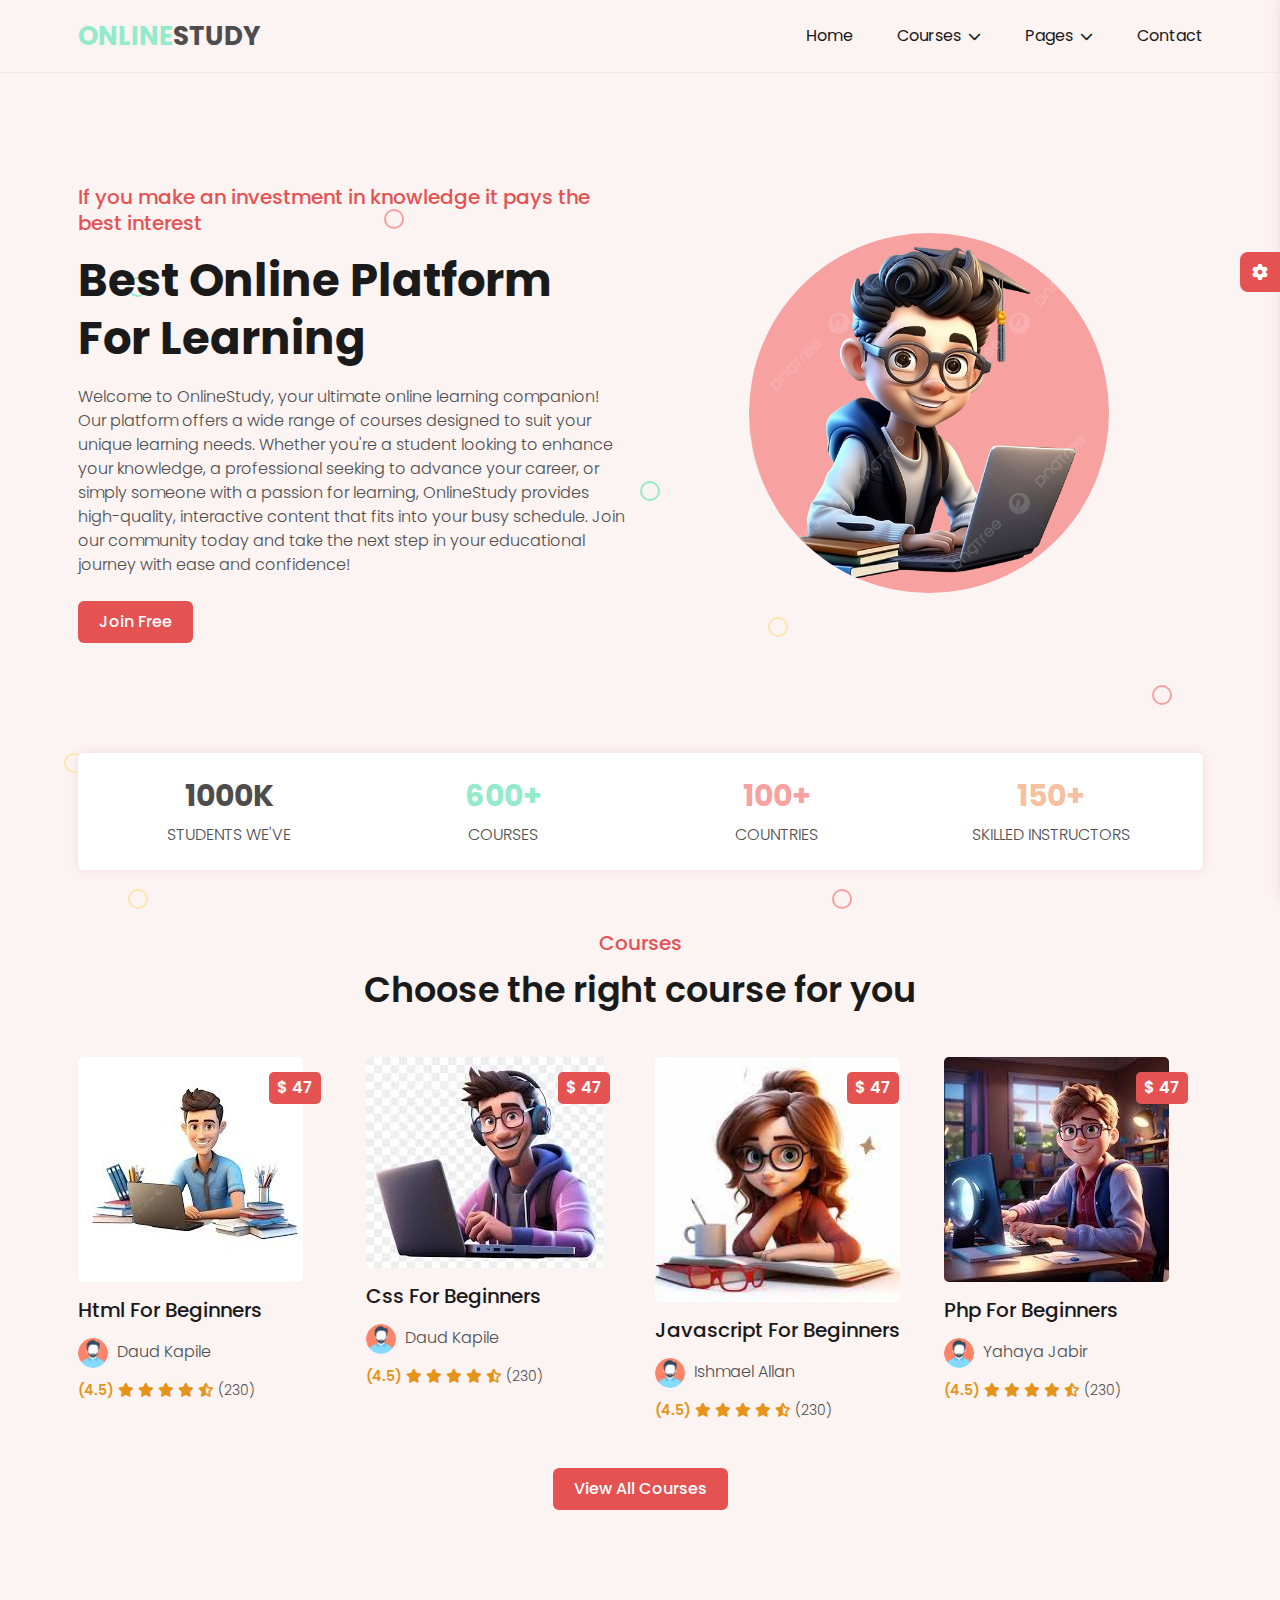
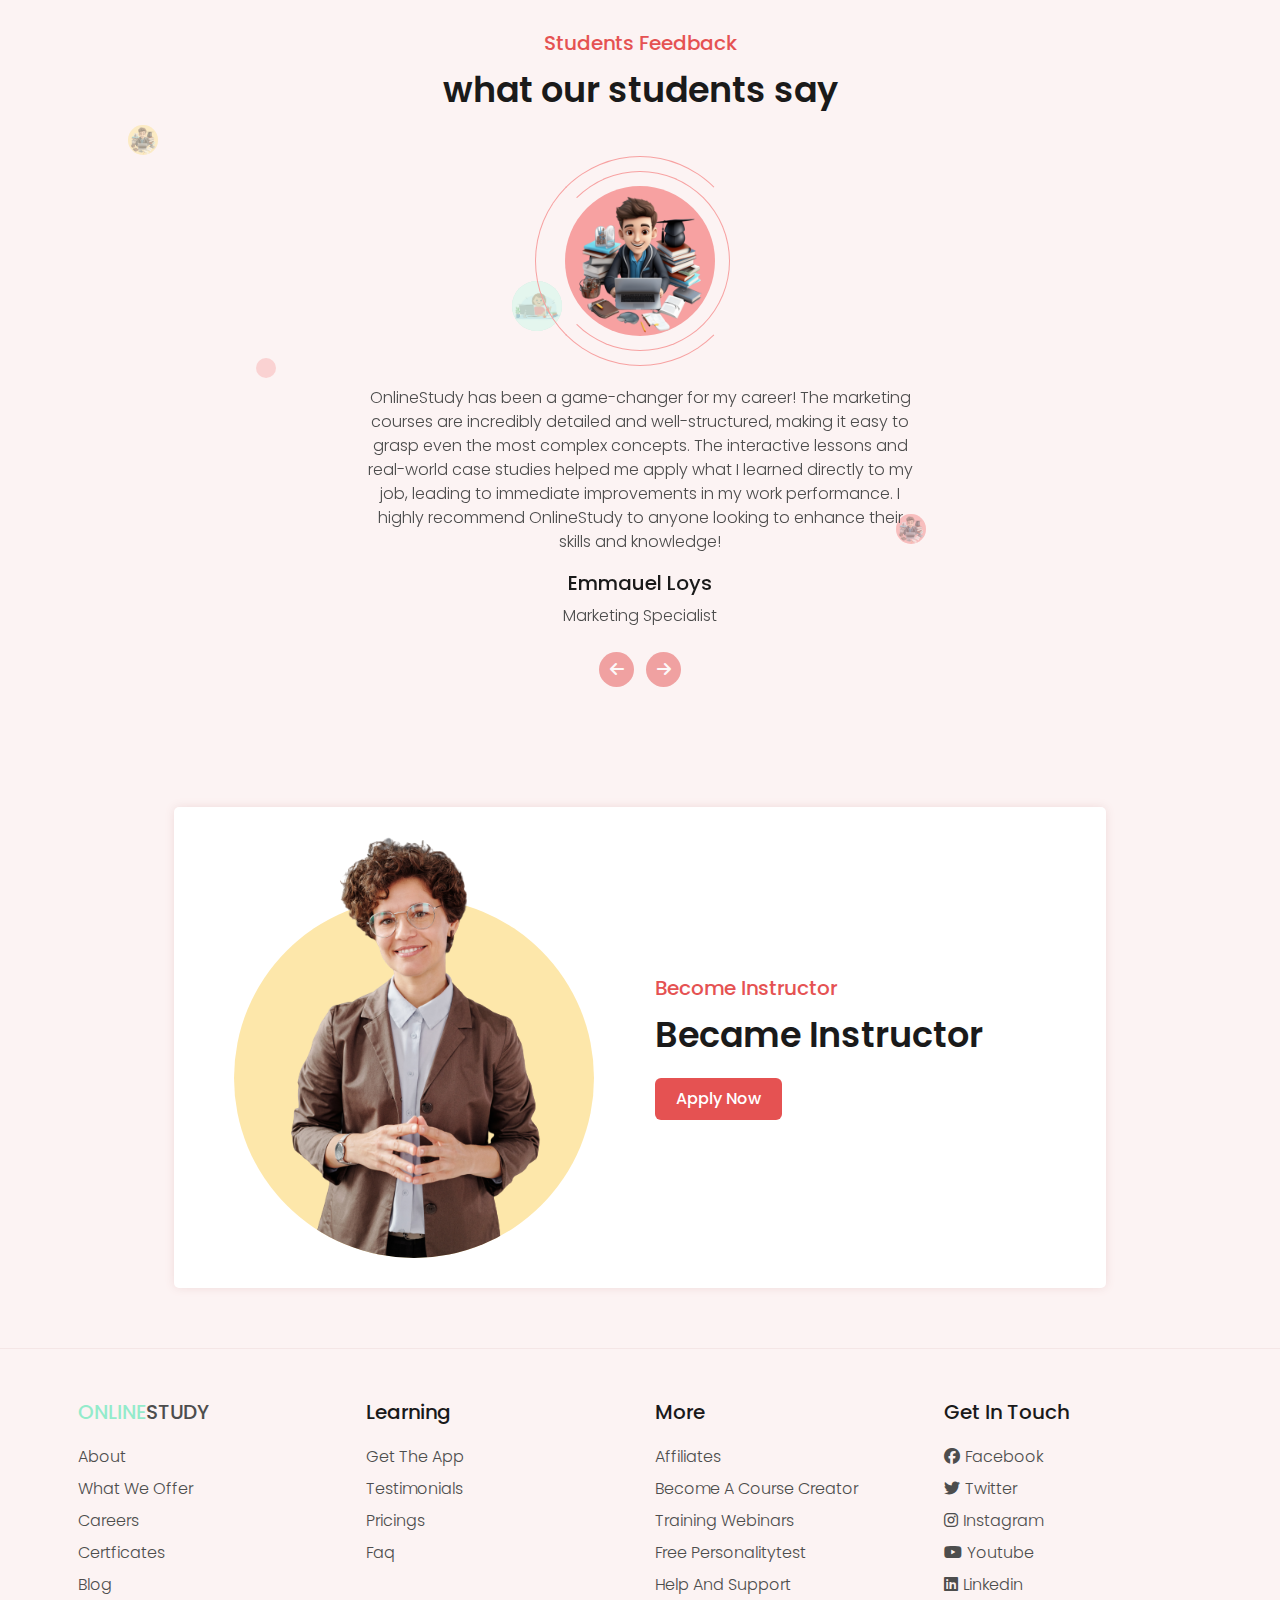
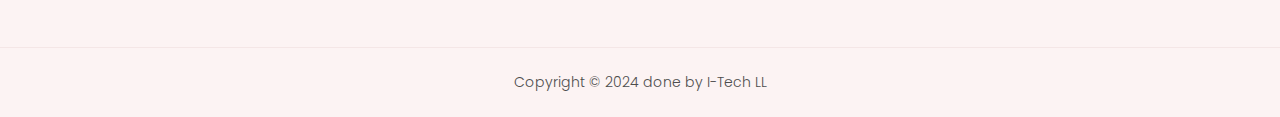
<file: index.html>
<!DOCTYPE html>
<html lang="en">
<head>
    <title>Online Study</title>
    <meta charset="utf-8">
    <meta name="viewport" content="width=device-width, initial-scale=1.0">
    <link rel="stylesheet" href="css/font-awesome.css">
    <link rel="stylesheet" href="css/bootstrap.min.css">
    <link rel="stylesheet" href="css/style.css">
    <link rel="stylesheet" href="css/responsive.css">
    <link rel="stylesheet" class="js-color-style" href="css/colors/color-1.css">
    <link rel="stylesheet" class="js-glass-style" href="css/glass.css" disabled>
</head>
<body>

<!---- page loader start -->
<div class="page-loader js-page-loader">
    <div></div>
</div>
<!---- page loader end -->   

<!---- main wrapper section -->
<div class="main-wrapper">
    <header class="header">
        <div class="container">
            <div class="header-main d-flex justify-content-between align-items-center">
               <div class="header-logo">
                <a href="index.html"><span>Online</span>Study</a>
               </div>
               <button type="button" class="header-hamburger-btn js-header-menu-toggler">
                <span></span>
               </button>
               <div class="header-backdrop js-header-backdrop"></div>
               <nav class="header-menu js-header-menu">
                <button type="button" class="header-close-btn js-header-menu-toggler">
                    <i class="fas fa-times"></i>
                </button>
                <ul class="menu">
                    <li class="menu-item"><a href="index.html">home</a></li>
                    <li class="menu-item menu-item-has-children">
                        <a href="#" class="js-toggle-sub-menu">courses <i class="fas fa-chevron-down"></i></a>
                        <ul class="sub-menu js-sub-menu">
                            <li class="sub-menu-item"><a href="courses.html">courses</a></li>
                            <li class="sub-menu-item"><a href="course-details.html">course details</a></li>
                        </ul>
                    </li>
                    <li class="menu-item menu-item-has-children">
                        <a href="#" class="js-toggle-sub-menu">pages <i class="fas fa-chevron-down"></i></a>
                        <ul class="sub-menu js-sub-menu">
                            <li class="sub-menu-item"><a href="log-in.html">log in</a></li>
                            <li class="sub-menu-item"><a href="sign-up.html">sign up</a></li>
                        </ul>
                    </li>
                    <li class="menu-item"><a href="contact.html">contact</a></li>
                </ul>
               </nav>
            </div>
        </div>
    </header>
    <!--------- header end ----->
    
    <!------- banner section start ----------->
    <section class="banner-section d-flex align-items-center position-relative">
        <!----- bubble animation start ------>
        <div class="bubble-animation">
            <div class="bubble-animation-item"></div>
            <div class="bubble-animation-item"></div>
            <div class="bubble-animation-item"></div>
            <div class="bubble-animation-item"></div>
            <div class="bubble-animation-item"></div>
            <div class="bubble-animation-item"></div>
            <div class="bubble-animation-item"></div>
            <div class="bubble-animation-item"></div>
            <div class="bubble-animation-item"></div>
        </div>
        <!----- bubble animation end ------>
        <div class="container">
            <div class="row align-items-center">
                <div class="col-md-6">
                    <div class="banner-text">
                        <h2 class="mb-3">If you make an investment in knowledge it pays the best interest</h2>
                        <h1 class="mb-3 text-capitalize">best online platform for learning</h1>
                        <p class="mb-4">Welcome to OnlineStudy, your ultimate online learning companion! 
                            Our platform offers a wide range of courses designed to suit your unique learning needs. 
                            Whether you're a student looking to enhance your knowledge, a professional seeking to advance your career, 
                            or simply someone with a passion for learning, OnlineStudy provides high-quality, 
                            interactive content that fits into your busy schedule. 
                            Join our community today and take the next step in your educational journey with ease and confidence!</p>
                        <a href="#" class="btn btn-theme">join free</a>
                    </div>
                </div>
                <div class="col-md-6 order-first order-md-last mb-5 mb-md-0">
                    <div class="banner-img">
                        <div class="circular-img">
                            <div class="circular-img-inner">
                                <div class="circular-img-circle"></div>
                                <img src="img/banner-img.png" alt="banner-img">
                            </div>
                        </div>
                    </div>
                </div>
            </div>
        </div>
    </section>
    <!------- banner section end-->
    
    <!----- fun facts section----->
    <section class="fun-facts-section">
        <div class="container">
            <div class="box py-2">
                <div class="row text-center">
                    <div class="col-md-6 col-lg-3">
                        <div class="fun-facts-item">
                            <h2 class="style-1">1000k</h2>
                            <p>students we've</p>
                        </div>
                    </div>
                    <div class="col-md-6 col-lg-3">
                        <div class="fun-facts-item">
                            <h2 class="style-2">600+</h2>
                            <p>courses</p>
                        </div>
                    </div>
                    <div class="col-md-6 col-lg-3">
                        <div class="fun-facts-item">
                            <h2 class="style-3">100+</h2>
                            <p>countries</p>
                        </div>
                    </div>
                    <div class="col-md-6 col-lg-3">
                        <div class="fun-facts-item">
                            <h2 class="style-4">150+</h2>
                            <p>skilled instructors</p>
                        </div>
                    </div>
                </div>
            </div>
        </div>
    </section>

    <!-------------------courses section ------------------>
    <section class="courses-section section-padding">
        <div class="container">
            <div class="row justify-content-center">
                <div class="col-md-8">
                    <div class="section-title text-center">
                        <h2 class="title">courses</h2>
                        <p class="sub-title">Choose the right course for you</p>
                    </div>
                </div>
            </div>
            <div class="row">

                <!--------------- courses item start ---------------->
                <div class="col-md-6 col-lg-3">
                    <div class="courses-item">
                        <a href="course-details.html" class="link">
                            <div class="courses-item-inner">
                                <div class="img-box">
                                    <img src="img/courses/web-development/1.jpg" alt="course img">
                                </div>
                                <h3 class="title">html for beginners</h3>
                                <div class="instructor">
                                    <img src="img/instructor/1.png" alt="instructor img">
                                    <span class="instructor-name">daud kapile</span>
                                </div>
                                <div class="rating">
                                    <span class="average-rating">(4.5)</span>
                                    <span class="average-stars">
                                        <i class="fas fa-star"></i>
                                        <i class="fas fa-star"></i>
                                        <i class="fas fa-star"></i>
                                        <i class="fas fa-star"></i>
                                        <i class="fas fa-star-half-alt"></i>
                                    </span>
                                    <span class="reviews">(230)</span>
                                </div>
                                <div class="price">$ 47</div>
                            </div>
                        </a>
                    </div>
                </div>

                <div class="col-md-6 col-lg-3">
                    <div class="courses-item">
                        <a href="course-details.html" class="link">
                            <div class="courses-item-inner">
                                <div class="img-box">
                                    <img src="img/courses/web-development/2.jpg" alt="course img">
                                </div>
                                <h3 class="title">css for beginners</h3>
                                <div class="instructor">
                                    <img src="img/instructor/1.png" alt="instructor img">
                                    <span class="instructor-name">daud kapile</span>
                                </div>
                                <div class="rating">
                                    <span class="average-rating">(4.5)</span>
                                    <span class="average-stars">
                                        <i class="fas fa-star"></i>
                                        <i class="fas fa-star"></i>
                                        <i class="fas fa-star"></i>
                                        <i class="fas fa-star"></i>
                                        <i class="fas fa-star-half-alt"></i>
                                    </span>
                                    <span class="reviews">(230)</span>
                                </div>
                                <div class="price">$ 47</div>
                            </div>
                        </a>
                    </div>
                </div>

                <div class="col-md-6 col-lg-3">
                    <div class="courses-item">
                        <a href="course-details.html" class="link">
                            <div class="courses-item-inner">
                                <div class="img-box">
                                    <img src="img/courses/web-development/3.jpg" alt="course img">
                                </div>
                                <h3 class="title">javascript for beginners</h3>
                                <div class="instructor">
                                    <img src="img/instructor/1.png" alt="instructor img">
                                    <span class="instructor-name">ishmael allan</span>
                                </div>
                                <div class="rating">
                                    <span class="average-rating">(4.5)</span>
                                    <span class="average-stars">
                                        <i class="fas fa-star"></i>
                                        <i class="fas fa-star"></i>
                                        <i class="fas fa-star"></i>
                                        <i class="fas fa-star"></i>
                                        <i class="fas fa-star-half-alt"></i>
                                    </span>
                                    <span class="reviews">(230)</span>
                                </div>
                                <div class="price">$ 47</div>
                            </div>
                        </a>
                    </div>
                </div>

                <div class="col-md-6 col-lg-3">
                    <div class="courses-item">
                        <a href="course-details.html" class="link">
                            <div class="courses-item-inner">
                                <div class="img-box">
                                    <img src="img/courses/web-development/4.jpg" alt="course img">
                                </div>
                                <h3 class="title">php for beginners</h3>
                                <div class="instructor">
                                    <img src="img/instructor/1.png" alt="instructor img">
                                    <span class="instructor-name">yahaya jabir</span>
                                </div>
                                <div class="rating">
                                    <span class="average-rating">(4.5)</span>
                                    <span class="average-stars">
                                        <i class="fas fa-star"></i>
                                        <i class="fas fa-star"></i>
                                        <i class="fas fa-star"></i>
                                        <i class="fas fa-star"></i>
                                        <i class="fas fa-star-half-alt"></i>
                                    </span>
                                    <span class="reviews">(230)</span>
                                </div>
                                <div class="price">$ 47</div>
                            </div>
                        </a>
                    </div>
                </div>

            </div>
            <div class="row">
                <div class="col-12 text-center mt-3">
                    <a href="courses.html" class="btn btn-theme">view all courses</a>
                </div>
            </div>
        </div>
    </section>
     <!--------------- courses item end ---------------->

    <!--------------- testimonials section ------------->
    <section class="testimonials-section section-padding position-relative">
        <div class="decoration-circles d-none d-lg-block">
            <div class="decoration-circles-item"></div>
            <div class="decoration-circles-item"></div>
            <div class="decoration-circles-item"></div>
            <div class="decoration-circles-item"></div>
        </div>
        <div class="decoration-imgs d-none d-lg-block">
            <img src="img/testimonial/1.png" alt="decoration-img" class="decoration-circles-item">
            <img src="img/testimonial/2.png" alt="decoration-img" class="decoration-circles-item">
            <img src="img/testimonial/1.png" alt="decoration-img" class="decoration-circles-item">
        </div>
        <div class="container">
            <div class="row justify-content-center">
                <div class="col-md-8">
                    <div class="section-title text-center">
                        <h2 class="title">students feedback</h2>
                        <p class="sub-title">what our students say</p>
                    </div>
                </div>
            </div>
            <div class="row justify-content-center">
                <div class="col-md-8 col-lg-6">
                    <div class="img-box rounded-circle position-relative">
                        <img src="img/testimonial/1.png" class="w-100 js-testimonial-img rounded-circle" alt="testimonial img">
                    </div>

                    <div id="carouselOne" class="carousel slide text-center" data-bs-ride="carousel">
                        <div class="carousel-inner mb-4">
                          <div class="carousel-item active" data-js-testimonial-img="img/testimonial/1.png">
                            <div class="testimonials-item">
                                <p class="text-1">
                                    OnlineStudy has been a game-changer for my career! The marketing courses are incredibly detailed 
                                    and well-structured, making it easy to grasp even the most complex concepts. 
                                    The interactive lessons and real-world case studies helped me apply what I learned directly to my 
                                    job, leading to immediate improvements in my work performance. I highly recommend OnlineStudy to 
                                    anyone looking to enhance their skills and knowledge! </p>
                                <h3>emmauel loys</h3>
                                <p class="text-2">Marketing Specialist</p>
                            </div>
                          </div>
                          <div class="carousel-item" data-js-testimonial-img="img/testimonial/2.png">
                            <div class="testimonials-item">
                                <p class="text-1">
                                    As a stay-at-home mom, finding time for personal development was a challenge until I discovered OnlineStudy. 
                                    The platform's user-friendly interface and the wide array of courses allowed me to pursue my interests in 
                                    psychology and personal finance at my convenience. The support from instructors and fellow learners was 
                                    encouraging, making my learning experience both rewarding and fulfilling. OnlineStudy has truly been a 
                                    valuable resource in my journey of continuous learning! </p>
                                <h3>sarah stamp</h3>
                                <p class="text-2">Stay-at-Home Mom</p>
                            </div>
                          </div>
                          <div class="carousel-item" data-js-testimonial-img="img/testimonial/3.png">
                            <div class="testimonials-item">
                                <p class="text-1"> 
                                    Balancing school, work, and extracurricular activities can be tough, but OnlineStudy made it manageable. 
                                    The flexibility to learn at my own pace and the variety of courses available allowed me to explore new 
                                    subjects and stay ahead in my studies. The instructors are knowledgeable and always available to help 
                                    with any questions. OnlineStudy has definitely made learning more accessible and enjoyable for me! </p>
                                <h3>jemes marrt</h3>
                                <p class="text-2">College Student</p>
                            </div>
                          </div>
                        </div>
                        <button class="carousel-control-prev" type="button" data-bs-target="#carouselOne" data-bs-slide="prev">
                          <i class="fas fa-arrow-left"></i>
                          <span class="visually-hidden">Previous</span>
                        </button>
                        <button class="carousel-control-next" type="button" data-bs-target="#carouselOne" data-bs-slide="next">
                          <i class="fas fa-arrow-right"></i>
                          <span class="visually-hidden">Next</span>
                        </button>
                      </div>
                </div>
            </div>
        </div>
    </section>
    <!--------------- testimonials section end------------->

    <!------------------ instructor section --------------->
    <section class="bai-section section-padding">
        <div class="container">
            <div class="row justify-content-center">
                <div class="col-xl-10">
                    <div class="box">
                        <div class="row align-items-center">
                            <div class="col-md-6 mb-4 m-md-0">
                              <div class="circular-img">
                                <div class="circular-img-inner">
                                    <div class="circular-img-circle"></div>
                                    <img src="img/bai-img.png" alt="bai img">
                                </div>
                              </div>  
                            </div>
                            <div class="col-md-6">
                                <div class="section-title m-0">
                                    <h2 class="title">become instructor</h2>
                                    <p class="sub-title">Became Instructor</p>
                                </div>
                                <a href="#" class="btn btn-theme">apply now</a>
                            </div>
                        </div>
                    </div>
                </div>
            </div>
        </div>
    </section>
    <!------------------ instructor section end --------------->

    <!------------------ footer ------------------------------->
    <footer class="footer">
        <div class="footer-top">
            <div class="container">
                <div class="row">
                    <div class="col-sm-6 col-lg-3">
                        <div class="footer-item">
                            <h3 class="footer-logo"><span>online</span>study</h3>
                            <ul>
                                <li><a href="#">about</a></li>
                                <li><a href="#">what we offer</a></li>
                                <li><a href="#">careers</a></li>
                                <li><a href="#">certficates</a></li>
                                <li><a href="#">blog</a></li>
                            </ul>
                        </div>
                    </div>
                    <div class="col-sm-6 col-lg-3">
                        <div class="footer-item">
                            <h3>learning</h3>
                            <ul>
                                <li><a href="#">get the app</a></li>
                                <li><a href="#">testimonials</a></li>
                                <li><a href="#">pricings</a></li>
                                <li><a href="#">faq</a></li>
                            </ul>
                        </div>
                    </div>
                    <div class="col-sm-6 col-lg-3">
                        <div class="footer-item">
                            <h3>more</h3>
                            <ul>
                                <li><a href="#">affiliates</a></li>
                                <li><a href="#">become a course creator</a></li>
                                <li><a href="#">training webinars</a></li>
                                <li><a href="#">free personalitytest </a></li>
                                <li><a href="#">help and support</a></li>
                            </ul>
                        </div>
                    </div>
                    <div class="col-sm-6 col-lg-3">
                        <div class="footer-item">
                            <h3>get in touch</h3>
                            <ul>
                                <li><a href="#"><i class="fab fa-facebook social-icon"></i>facebook</a></li>
                                <li><a href="#"><i class="fab fa-twitter social-icon"></i>twitter</a></li>
                                <li><a href="#"><i class="fab fa-instagram social-icon"></i>instagram</a></li>
                                <li><a href="#"><i class="fab fa-youtube social-icon"></i>youtube</a></li>
                                <li><a href="#"><i class="fab fa-linkedin social-icon"></i>linkedin</a></li>
                            </ul>
                        </div>
                    </div>
                </div>  
            </div>
        </div>
        <div class="footer-bottom">
            <div class="container">
                <p class="m-0 py-4 text-center">Copyright &copy; 2024 done by I-Tech LL</p>
            </div>
        </div>
    </footer>
    <!------------------ footer end --------------------------->

</div>
<!------------------ main wrapper end --------------------------->

<!------------------ style switcher ------------------------------->
<div class="style-switcher js-style-switcher">
    <div class="style-switcher-toggler js-style-switcher-toggler">
        <i class="fas fa-cog"></i>
    </div>
    <h3>Style Switcher</h3>
    <div class="style-switcher-item">
        <p class="mb-2">Theme Colors</p>
        <!-- theme colors -->
         <div class="theme-colors js-theme-colors ">
            <button type="button" data-js-theme-color="color-1" class="js-theme-color-item color-1"></button>
            <button type="button" data-js-theme-color="color-2" class="js-theme-color-item color-2"></button>
            <button type="button" data-js-theme-color="color-3" class="js-theme-color-item color-3"></button>
            <button type="button" data-js-theme-color="color-4" class="js-theme-color-item color-4"></button>
            <button type="button" data-js-theme-color="color-5" class="js-theme-color-item color-5"></button>
         </div>
    </div>
    <div class="style-switcher-item">
        <div class="form-check form-switch">
            <input class="form-check-input js-dark-mode" type="checkbox" role="switch" id="dark-mode">
            <label class="form-check-label" for="dark-mode">Dark Mode</label>
          </div>
    </div>
    <div class="style-switcher-item">
        <div class="form-check form-switch">
            <input class="form-check-input js-glass-effect" type="checkbox" role="switch" id="glass-effect">
            <label class="form-check-label" for="glass-effect">Glass Effect</label>
          </div>
    </div>
</div>
<!------------------ style switcher end --------------------------->


<script src="js/bootstrap.bundle.min.js"></script>    
<script src="js/main.js"></script>
</body>
</html>
</file>
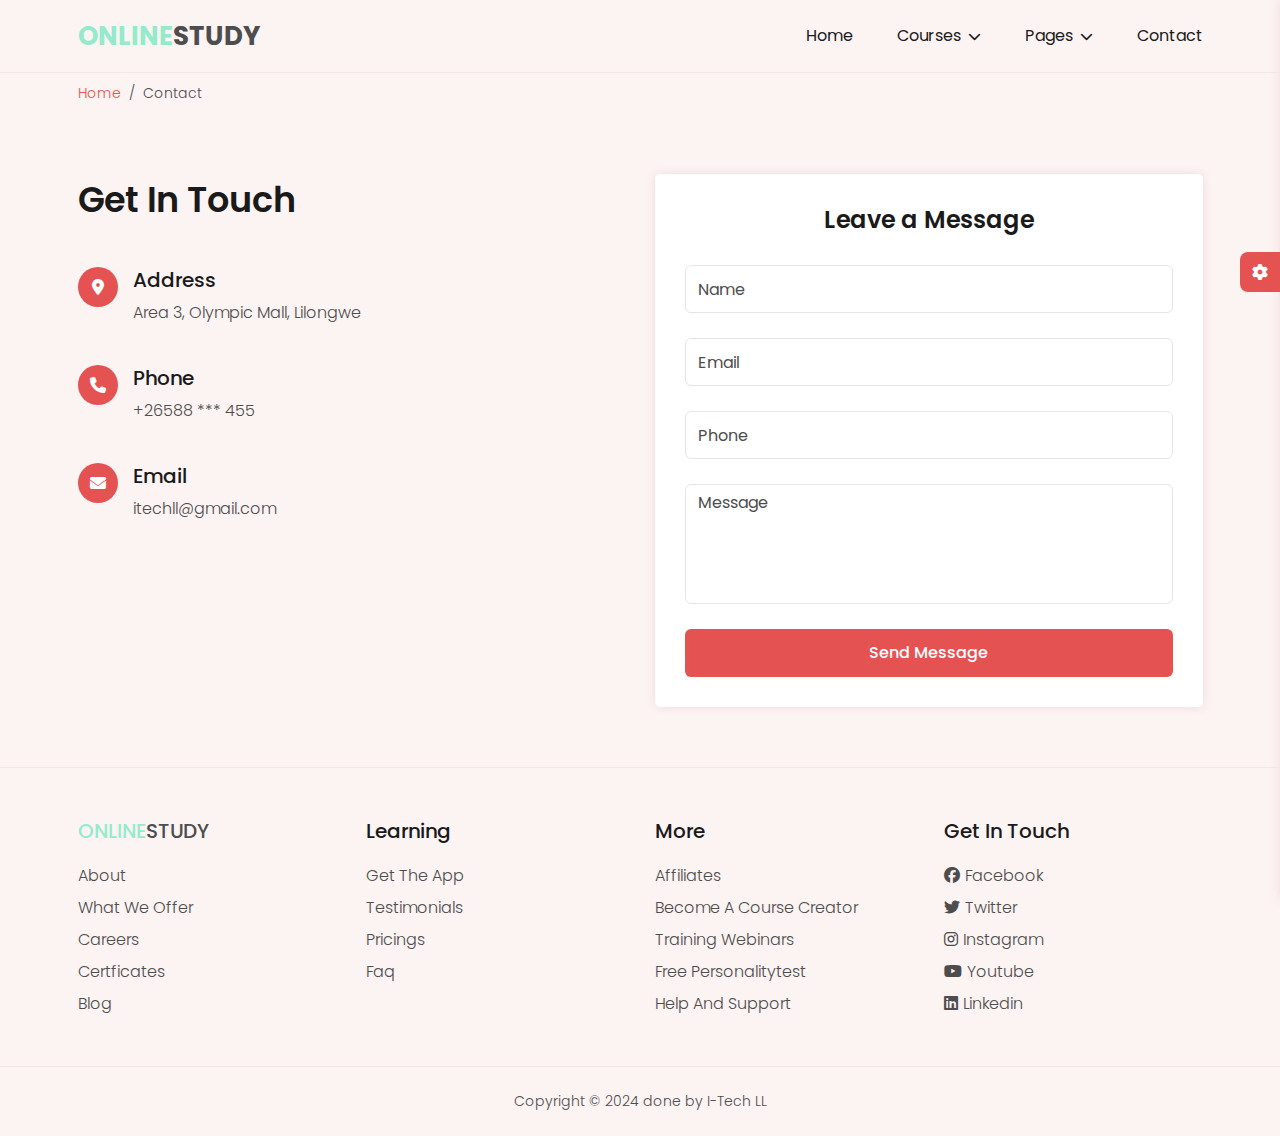
<file: contact.html>
<!DOCTYPE html>
<html lang="en">
<head>
    <title> Contact </title>
    <meta charset="utf-8">
    <meta name="viewport" content="width=device-width, initial-scale=1.0">
    <link rel="stylesheet" href="css/font-awesome.css">
    <link rel="stylesheet" href="css/bootstrap.min.css">
    <link rel="stylesheet" href="css/style.css">
    <link rel="stylesheet" href="css/responsive.css">
    <link rel="stylesheet" class="js-color-style" href="css/colors/color-1.css">
    <link rel="stylesheet" class="js-glass-style" href="css/glass.css" disabled>
</head>
<body>

<!---- page loader start -->
<div class="page-loader js-page-loader">
    <div></div>
</div>
<!---- page loader end -->  

    <!---- main wrapper start -->
    <div class="main-wrapper">
        <header class="header">
            <div class="container">
                <div class="header-main d-flex justify-content-between align-items-center">
                   <div class="header-logo">
                    <a href="index.html"><span>Online</span>Study</a>
                   </div>
                   <button type="button" class="header-hamburger-btn js-header-menu-toggler">
                    <span></span>
                   </button>
                   <div class="header-backdrop js-header-backdrop"></div>
                   <nav class="header-menu js-header-menu">
                    <button type="button" class="header-close-btn js-header-menu-toggler">
                        <i class="fas fa-times"></i>
                    </button>
                    <ul class="menu">
                        <li class="menu-item"><a href="index.html">home</a></li>
                        <li class="menu-item menu-item-has-children">
                            <a href="#" class="js-toggle-sub-menu">courses <i class="fas fa-chevron-down"></i></a>
                            <ul class="sub-menu js-sub-menu">
                                <li class="sub-menu-item"><a href="courses.html">courses</a></li>
                                <li class="sub-menu-item"><a href="course-details.html">course details</a></li>
                            </ul>
                        </li>
                        <li class="menu-item menu-item-has-children">
                            <a href="#" class="js-toggle-sub-menu">pages <i class="fas fa-chevron-down"></i></a>
                            <ul class="sub-menu js-sub-menu">
                                <li class="sub-menu-item"><a href="log-in.html">log in</a></li>
                                <li class="sub-menu-item"><a href="sign-up.html">sign up</a></li>
                            </ul>
                        </li>
                        <li class="menu-item"><a href="contact.html">contact</a></li>
                    </ul>
                   </nav>
                </div>
            </div>
        </header>
        <!------------------------------- header end ---------------------->

         <!------------------ breadcrumb --------------------------->
         <div class="breadcrumb-nav">
            <div class="container">
                <nav aria-label="breadcrumb">
                    <ol class="breadcrumb mb-0">
                      <li class="breadcrumb-item"><a href="index.html">Home</a></li>
                      <li class="breadcrumb-item active" aria-current="page">contact</li>
                    </ol>
                  </nav>                  
            </div>
         </div>
        <!------------------ breadcrumb end --------------------------->

        <!------------------ contact section --------------------------->
        <section class="contact-section section-padding">
            <div class="container">
                <div class="row">
                    <div class="col-md-6">
                        <div class="section-title">
                            <p class="sub-title">Get In Touch</p>
                        </div>
                        <div class="contact-items">
                            <div class="contact-item">
                                <div class="icon-box"><i class="fas fa-map-marker-alt"></i></div>
                                <h3>Address</h3>
                                <p>Area 3, Olympic Mall, Lilongwe</p>
                            </div>
                            <div class="contact-item">
                                <div class="icon-box"><i class="fas fa-phone"></i></div>
                                <h3>Phone</h3>
                                <p>+26588 *** 455</p>
                            </div>
                            <div class="contact-item">
                                <div class="icon-box"><i class="fas fa-envelope"></i></div>
                                <h3>Email</h3>
                                <p>itechll@gmail.com</p>
                            </div>
                        </div>
                    </div>
                    <div class="col-md-6">
                        <div class="contact-form box">
                            <h2 class="form-title text-center">Leave a Message</h2>
                            <form action="">
                                <div class="form-group">
                                    <input type="text" class="form-control" placeholder="Name">
                                </div>
                                <div class="form-group">
                                    <input type="text" class="form-control" placeholder="Email">
                                </div>
                                <div class="form-group">
                                    <input type="text" class="form-control" placeholder="Phone">
                                </div>
                                <div class="form-group">
                                    <textarea class="form-control" placeholder="Message"></textarea>
                                </div>
                                <button type="submit" class="btn btn-block btn-theme btn-form">send message</button>
                            </form>
                        </div>
                    </div>
                </div>
            </div>
        </section>
        <!------------------ contact section end --------------------------->

        <!------------------ footer ------------------------------->
    <footer class="footer">
        <div class="footer-top">
            <div class="container">
                <div class="row">
                    <div class="col-sm-6 col-lg-3">
                        <div class="footer-item">
                            <h3 class="footer-logo"><span>online</span>study</h3>
                            <ul>
                                <li><a href="#">about</a></li>
                                <li><a href="#">what we offer</a></li>
                                <li><a href="#">careers</a></li>
                                <li><a href="#">certficates</a></li>
                                <li><a href="#">blog</a></li>
                            </ul>
                        </div>
                    </div>
                    <div class="col-sm-6 col-lg-3">
                        <div class="footer-item">
                            <h3>learning</h3>
                            <ul>
                                <li><a href="#">get the app</a></li>
                                <li><a href="#">testimonials</a></li>
                                <li><a href="#">pricings</a></li>
                                <li><a href="#">faq</a></li>
                            </ul>
                        </div>
                    </div>
                    <div class="col-sm-6 col-lg-3">
                        <div class="footer-item">
                            <h3>more</h3>
                            <ul>
                                <li><a href="#">affiliates</a></li>
                                <li><a href="#">become a course creator</a></li>
                                <li><a href="#">training webinars</a></li>
                                <li><a href="#">free personalitytest </a></li>
                                <li><a href="#">help and support</a></li>
                            </ul>
                        </div>
                    </div>
                    <div class="col-sm-6 col-lg-3">
                        <div class="footer-item">
                            <h3>get in touch</h3>
                            <ul>
                                <li><a href="#"><i class="fab fa-facebook social-icon"></i>facebook</a></li>
                                <li><a href="#"><i class="fab fa-twitter social-icon"></i>twitter</a></li>
                                <li><a href="#"><i class="fab fa-instagram social-icon"></i>instagram</a></li>
                                <li><a href="#"><i class="fab fa-youtube social-icon"></i>youtube</a></li>
                                <li><a href="#"><i class="fab fa-linkedin social-icon"></i>linkedin</a></li>
                            </ul>
                        </div>
                    </div>
                </div>  
            </div>
        </div>
        <div class="footer-bottom">
            <div class="container">
                <p class="m-0 py-4 text-center">Copyright &copy; 2024 done by I-Tech LL</p>
            </div>
        </div>
    </footer>
    <!------------------ footer end --------------------------->


    </div>

    <!------------------ style switcher ------------------------------->
<div class="style-switcher js-style-switcher">
    <div class="style-switcher-toggler js-style-switcher-toggler">
        <i class="fas fa-cog"></i>
    </div>
    <h3>Style Switcher</h3>
    <div class="style-switcher-item">
        <p class="mb-2">Theme Colors</p>
        <!-- theme colors -->
         <div class="theme-colors js-theme-colors ">
            <button type="button" data-js-theme-color="color-1" class="js-theme-color-item color-1"></button>
            <button type="button" data-js-theme-color="color-2" class="js-theme-color-item color-2"></button>
            <button type="button" data-js-theme-color="color-3" class="js-theme-color-item color-3"></button>
            <button type="button" data-js-theme-color="color-4" class="js-theme-color-item color-4"></button>
            <button type="button" data-js-theme-color="color-5" class="js-theme-color-item color-5"></button>
         </div>
    </div>
    <div class="style-switcher-item">
        <div class="form-check form-switch">
            <input class="form-check-input js-dark-mode" type="checkbox" role="switch" id="dark-mode">
            <label class="form-check-label" for="dark-mode">Dark Mode</label>
          </div>
    </div>
    <div class="style-switcher-item">
        <div class="form-check form-switch">
            <input class="form-check-input js-glass-effect" type="checkbox" role="switch" id="glass-effect">
            <label class="form-check-label" for="glass-effect">Glass Effect</label>
          </div>
    </div>
</div>
<!------------------ style switcher end --------------------------->


<script src="js/bootstrap.bundle.min.js"></script>    
<script src="js/main.js"></script>
</body>
</html>
</file>
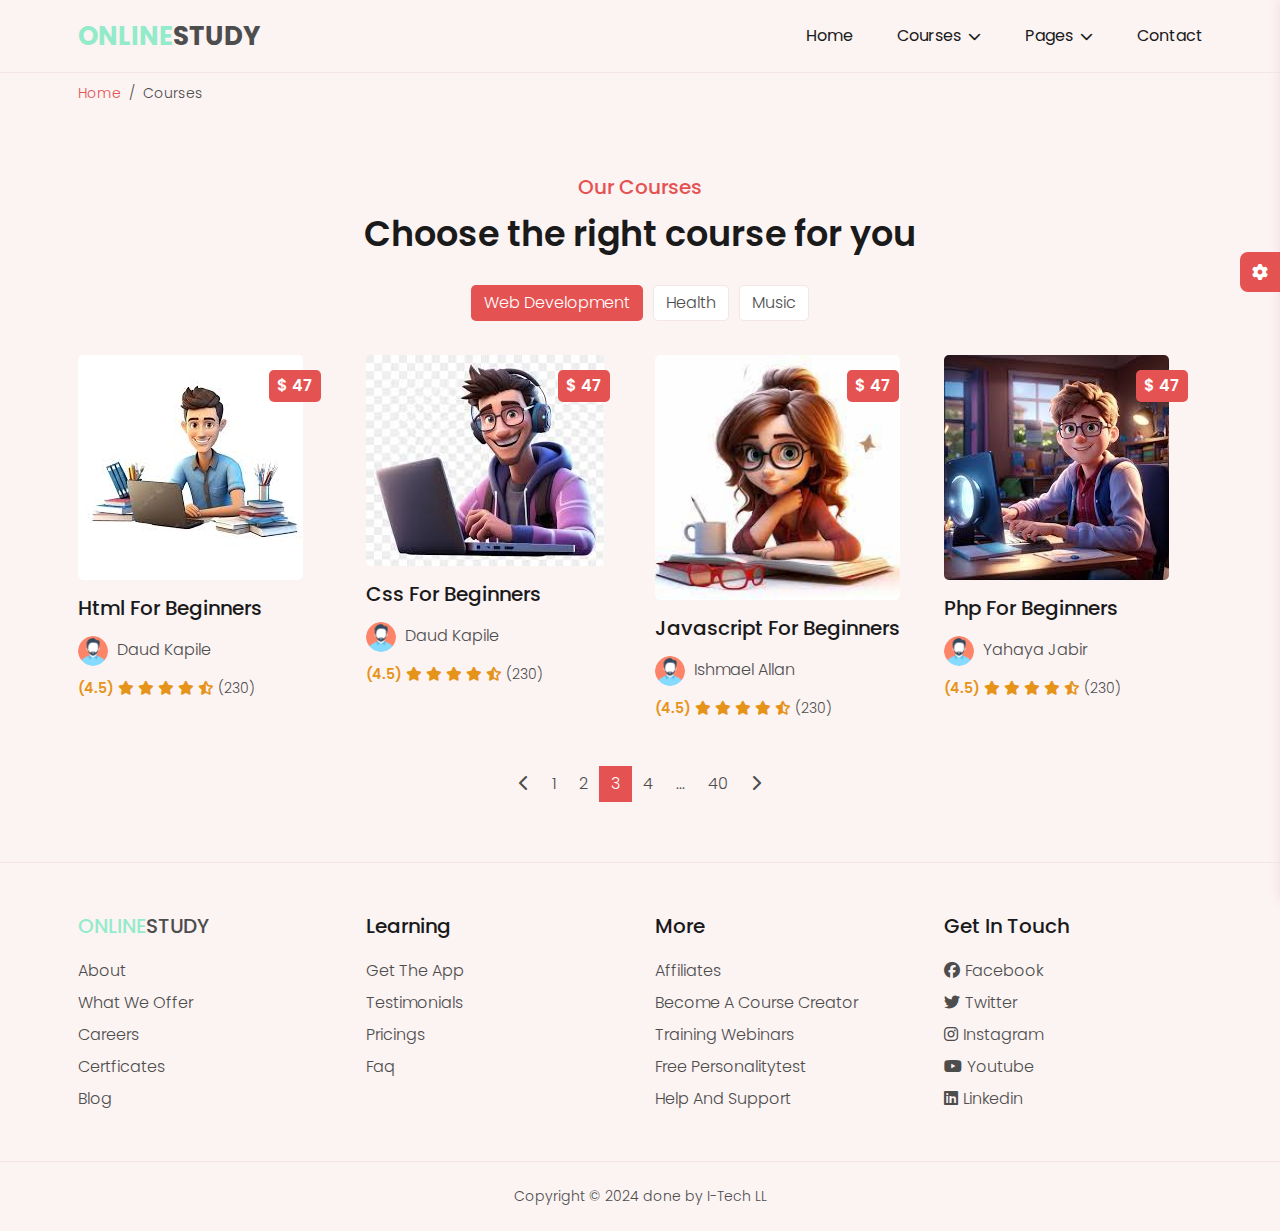
<file: courses.html>
<!DOCTYPE html>
<html lang="en">
<head>
    <title> Courses </title>
    <meta charset="utf-8">
    <meta name="viewport" content="width=device-width, initial-scale=1.0">
    <link rel="stylesheet" href="css/font-awesome.css">
    <link rel="stylesheet" href="css/bootstrap.min.css">
    <link rel="stylesheet" href="css/style.css">
    <link rel="stylesheet" href="css/responsive.css">
    <link rel="stylesheet" class="js-color-style" href="css/colors/color-1.css">
    <link rel="stylesheet" class="js-glass-style" href="css/glass.css" disabled>
</head>
<body>

<!---- page loader start -->
<div class="page-loader js-page-loader">
    <div></div>
</div>
<!---- page loader end -->  

    <!---- main wrapper start -->
    <div class="main-wrapper">
        <header class="header">
            <div class="container">
                <div class="header-main d-flex justify-content-between align-items-center">
                   <div class="header-logo">
                    <a href="index.html"><span>Online</span>Study</a>
                   </div>
                   <button type="button" class="header-hamburger-btn js-header-menu-toggler">
                    <span></span>
                   </button>
                   <div class="header-backdrop js-header-backdrop"></div>
                   <nav class="header-menu js-header-menu">
                    <button type="button" class="header-close-btn js-header-menu-toggler">
                        <i class="fas fa-times"></i>
                    </button>
                    <ul class="menu">
                        <li class="menu-item"><a href="index.html">home</a></li>
                        <li class="menu-item menu-item-has-children">
                            <a href="#" class="js-toggle-sub-menu">courses <i class="fas fa-chevron-down"></i></a>
                            <ul class="sub-menu js-sub-menu">
                                <li class="sub-menu-item"><a href="courses.html">courses</a></li>
                                <li class="sub-menu-item"><a href="course-details.html">course details</a></li>
                            </ul>
                        </li>
                        <li class="menu-item menu-item-has-children">
                            <a href="#" class="js-toggle-sub-menu">pages <i class="fas fa-chevron-down"></i></a>
                            <ul class="sub-menu js-sub-menu">
                                <li class="sub-menu-item"><a href="log-in.html">log in</a></li>
                                <li class="sub-menu-item"><a href="sign-up.html">sign up</a></li>
                            </ul>
                        </li>
                        <li class="menu-item"><a href="contact.html">contact</a></li>
                    </ul>
                   </nav>
                </div>
            </div>
        </header>
        <!------------------ header end --------------------------->


         <!------------------ breadcrumb --------------------------->
         <div class="breadcrumb-nav">
            <div class="container">
                <nav aria-label="breadcrumb">
                    <ol class="breadcrumb mb-0">
                      <li class="breadcrumb-item"><a href="index.html">Home</a></li>
                      <li class="breadcrumb-item active" aria-current="page">Courses</li>
                    </ol>
                  </nav>                  
            </div>
         </div>
        <!------------------ breadcrumb end --------------------------->

        <!------------------ courses section ------------------------------->
        <section class="courses-section section-padding">
            <div class="container">
                <div class="row justify-content-center">
                    <div class="col-md-8">
                        <div class="section-title text-center mb-4">
                            <h2 class="title">our courses</h2>
                            <p class="sub-title">Choose the right course for you</p>
                        </div>
                    </div>
                </div>
                <div class="row">
                    <div class="col-12">
                        <nav>
                            <div class="nav nav-tabs border-0 justify-content-center mb-4" id="nav-tab" role="tablist">
                              <button class="nav-link active" id="web-development-tab" data-bs-toggle="tab" data-bs-target="#web-development" type="button" role="tab" aria-controls="web-development" aria-selected="true">web development</button>
                              <button class="nav-link" id="health-tab" data-bs-toggle="tab" data-bs-target="#health" type="button" role="tab" aria-controls="health" aria-selected="false">health</button>
                              <button class="nav-link" id="music-tab" data-bs-toggle="tab" data-bs-target="#music" type="button" role="tab" aria-controls="music" aria-selected="false">music</button>
                            </div>
                          </nav>
                          <div class="tab-content" id="nav-tabContent">
                            <div class="tab-pane fade show active" id="web-development" role="tabpanel" aria-labelledby="web-development-tab">
                                <div class="row justify-content-center">
                                    <!--------------- courses item start ---------------->
                                  <div class="col-md-6 col-lg-3">
                                    <div class="courses-item">
                                    <a href="course-details.html" class="link">
                                    <div class="courses-item-inner">
                                        <div class="img-box">
                                        <img src="img/courses/web-development/1.jpg" alt="course img">
                                         </div>
                                         <h3 class="title">html for beginners</h3>
                                           <div class="instructor">
                                         <img src="img/instructor/1.png" alt="instructor img">
                                        <span class="instructor-name">daud kapile</span>
                                    </div>
                                    <div class="rating">
                                    <span class="average-rating">(4.5)</span>
                                    <span class="average-stars">
                                        <i class="fas fa-star"></i>
                                        <i class="fas fa-star"></i>
                                        <i class="fas fa-star"></i>
                                        <i class="fas fa-star"></i>
                                        <i class="fas fa-star-half-alt"></i>
                                    </span>
                                    <span class="reviews">(230)</span>
                                   </div>
                                <div class="price">$ 47</div>
                              </div>
                            </a>
                         </div>
                         </div>

                            <!--------------- courses item start ---------------->
                            <div class="col-md-6 col-lg-3">
                                <div class="courses-item">
                                <a href="course-details.html" class="link">
                                <div class="courses-item-inner">
                                    <div class="img-box">
                                    <img src="img/courses/web-development/2.jpg" alt="course img">
                                     </div>
                                     <h3 class="title">css for beginners</h3>
                                       <div class="instructor">
                                     <img src="img/instructor/1.png" alt="instructor img">
                                    <span class="instructor-name">daud kapile</span>
                                </div>
                                <div class="rating">
                                <span class="average-rating">(4.5)</span>
                                <span class="average-stars">
                                    <i class="fas fa-star"></i>
                                    <i class="fas fa-star"></i>
                                    <i class="fas fa-star"></i>
                                    <i class="fas fa-star"></i>
                                    <i class="fas fa-star-half-alt"></i>
                                </span>
                                <span class="reviews">(230)</span>
                               </div>
                            <div class="price">$ 47</div>
                          </div>
                        </a>
                     </div>
                     </div>

                        <!--------------- courses item start ---------------->
                        <div class="col-md-6 col-lg-3">
                            <div class="courses-item">
                            <a href="course-details.html" class="link">
                            <div class="courses-item-inner">
                                <div class="img-box">
                                <img src="img/courses/web-development/3.jpg" alt="course img">
                                 </div>
                                 <h3 class="title">javascript for beginners</h3>
                                   <div class="instructor">
                                 <img src="img/instructor/1.png" alt="instructor img">
                                <span class="instructor-name">ishmael allan</span>
                            </div>
                            <div class="rating">
                            <span class="average-rating">(4.5)</span>
                            <span class="average-stars">
                                <i class="fas fa-star"></i>
                                <i class="fas fa-star"></i>
                                <i class="fas fa-star"></i>
                                <i class="fas fa-star"></i>
                                <i class="fas fa-star-half-alt"></i>
                            </span>
                            <span class="reviews">(230)</span>
                           </div>
                        <div class="price">$ 47</div>
                      </div>
                    </a>
                 </div>
                 </div>

                    <!--------------- courses item start ---------------->
                    <div class="col-md-6 col-lg-3">
                        <div class="courses-item">
                        <a href="course-details.html" class="link">
                        <div class="courses-item-inner">
                            <div class="img-box">
                            <img src="img/courses/web-development/4.jpg" alt="course img">
                             </div>
                             <h3 class="title">php for beginners</h3>
                               <div class="instructor">
                             <img src="img/instructor/1.png" alt="instructor img">
                            <span class="instructor-name">yahaya jabir</span>
                        </div>
                        <div class="rating">
                        <span class="average-rating">(4.5)</span>
                        <span class="average-stars">
                            <i class="fas fa-star"></i>
                            <i class="fas fa-star"></i>
                            <i class="fas fa-star"></i>
                            <i class="fas fa-star"></i>
                            <i class="fas fa-star-half-alt"></i>
                        </span>
                        <span class="reviews">(230)</span>
                       </div>
                    <div class="price">$ 47</div>
                  </div>
                </a>
             </div>
             </div>


                                </div>
                            </div>
                            <div class="tab-pane fade" id="health" role="tabpanel" aria-labelledby="health-tab">
                                <div class="row justify-content-center">
                                       <!--------------- courses item start ---------------->
                                  <div class="col-md-6 col-lg-3">
                                    <div class="courses-item">
                                    <a href="course-details.html" class="link">
                                    <div class="courses-item-inner">
                                        <div class="img-box">
                                        <img src="img/courses/health/1.jpg" alt="course img">
                                         </div>
                                         <h3 class="title">weight loss course</h3>
                                           <div class="instructor">
                                         <img src="img/instructor/1.png" alt="instructor img">
                                        <span class="instructor-name">dr elton mike</span>
                                    </div>
                                    <div class="rating">
                                    <span class="average-rating">(4.5)</span>
                                    <span class="average-stars">
                                        <i class="fas fa-star"></i>
                                        <i class="fas fa-star"></i>
                                        <i class="fas fa-star"></i>
                                        <i class="fas fa-star"></i>
                                        <i class="fas fa-star-half-alt"></i>
                                    </span>
                                    <span class="reviews">(230)</span>
                                   </div>
                                <div class="price">$ 47</div>
                              </div>
                            </a>
                         </div>
                         </div>

                            <!--------------- courses item start ---------------->
                            <div class="col-md-6 col-lg-3">
                                <div class="courses-item">
                                <a href="course-details.html" class="link">
                                <div class="courses-item-inner">
                                    <div class="img-box">
                                    <img src="img/courses/health/2.jpg" alt="course img">
                                     </div>
                                     <h3 class="title">weight loss and nutrition guide</h3>
                                       <div class="instructor">
                                     <img src="img/instructor/1.png" alt="instructor img">
                                    <span class="instructor-name">dr elton mike</span>
                                </div>
                                <div class="rating">
                                <span class="average-rating">(4.5)</span>
                                <span class="average-stars">
                                    <i class="fas fa-star"></i>
                                    <i class="fas fa-star"></i>
                                    <i class="fas fa-star"></i>
                                    <i class="fas fa-star"></i>
                                    <i class="fas fa-star-half-alt"></i>
                                </span>
                                <span class="reviews">(230)</span>
                               </div>
                            <div class="price">$ 47</div>
                          </div>
                        </a>
                     </div>
                     </div>
                                </div>
                            </div>
                            <div class="tab-pane fade" id="music" role="tabpanel" aria-labelledby="music-tab">
                                <div class="row justify-content-center">
                                       <!--------------- courses item start ---------------->
                                  <div class="col-md-6 col-lg-3">
                                    <div class="courses-item">
                                    <a href="course-details.html" class="link">
                                    <div class="courses-item-inner">
                                        <div class="img-box">
                                        <img src="img/courses/music/1.jpg" alt="course img">
                                         </div>
                                         <h3 class="title">become a singer</h3>
                                           <div class="instructor">
                                         <img src="img/instructor/1.png" alt="instructor img">
                                        <span class="instructor-name">dj park</span>
                                    </div>
                                    <div class="rating">
                                    <span class="average-rating">(4.5)</span>
                                    <span class="average-stars">
                                        <i class="fas fa-star"></i>
                                        <i class="fas fa-star"></i>
                                        <i class="fas fa-star"></i>
                                        <i class="fas fa-star"></i>
                                        <i class="fas fa-star-half-alt"></i>
                                    </span>
                                    <span class="reviews">(230)</span>
                                   </div>
                                <div class="price">$ 47</div>
                              </div>
                            </a>
                         </div>
                         </div>

                            <!--------------- courses item start ---------------->
                            <div class="col-md-6 col-lg-3">
                                <div class="courses-item">
                                <a href="course-details.html" class="link">
                                <div class="courses-item-inner">
                                    <div class="img-box">
                                    <img src="img/courses/music/2.jpg" alt="course img">
                                     </div>
                                     <h3 class="title">become a guitar master</h3>
                                       <div class="instructor">
                                     <img src="img/instructor/1.png" alt="instructor img">
                                    <span class="instructor-name">dj park</span>
                                </div>
                                <div class="rating">
                                <span class="average-rating">(4.5)</span>
                                <span class="average-stars">
                                    <i class="fas fa-star"></i>
                                    <i class="fas fa-star"></i>
                                    <i class="fas fa-star"></i>
                                    <i class="fas fa-star"></i>
                                    <i class="fas fa-star-half-alt"></i>
                                </span>
                                <span class="reviews">(230)</span>
                               </div>
                            <div class="price">$ 47</div>
                          </div>
                        </a>
                     </div>
                     </div>


                                </div>
                            </div>
                          </div>
                    </div>
                </div>
                <div class="row">
                    <div class="col-12 mt-3">
                    <!---------------- pagination -------------->
                    <nav aria-label="Page navigation">
                        <ul class="pagination justify-content-center">
                          <li class="page-item">
                            <a class="page-link" href="#" aria-label="Previous">
                              <i class="fas fa-chevron-left"></i>
                            </a>
                          </li>
                          <li class="page-item"><a class="page-link" href="#">1</a></li>
                          <li class="page-item"><a class="page-link" href="#">2</a></li>
                          <li class="page-item active"><a class="page-link" href="#">3</a></li>
                          <li class="page-item"><a class="page-link" href="#">4</a></li>
                          <li class="page-item disabled"><a class="page-link" href="#">...</a></li>
                          <li class="page-item"><a class="page-link" href="#">40</a></li>
                          <li class="page-item">
                            <a class="page-link" href="#" aria-label="Next">
                                <i class="fas fa-chevron-right"></i>
                            </a>
                          </li>
                        </ul>
                      </nav>
                    <!---------------- pagination end -------------->
                    </div>
                </div>
            </div>
        </section>
        <!------------------ courses section end --------------------------->

        <!------------------ footer ------------------------------->
    <footer class="footer">
        <div class="footer-top">
            <div class="container">
                <div class="row">
                    <div class="col-sm-6 col-lg-3">
                        <div class="footer-item">
                            <h3 class="footer-logo"><span>online</span>study</h3>
                            <ul>
                                <li><a href="#">about</a></li>
                                <li><a href="#">what we offer</a></li>
                                <li><a href="#">careers</a></li>
                                <li><a href="#">certficates</a></li>
                                <li><a href="#">blog</a></li>
                            </ul>
                        </div>
                    </div>
                    <div class="col-sm-6 col-lg-3">
                        <div class="footer-item">
                            <h3>learning</h3>
                            <ul>
                                <li><a href="#">get the app</a></li>
                                <li><a href="#">testimonials</a></li>
                                <li><a href="#">pricings</a></li>
                                <li><a href="#">faq</a></li>
                            </ul>
                        </div>
                    </div>
                    <div class="col-sm-6 col-lg-3">
                        <div class="footer-item">
                            <h3>more</h3>
                            <ul>
                                <li><a href="#">affiliates</a></li>
                                <li><a href="#">become a course creator</a></li>
                                <li><a href="#">training webinars</a></li>
                                <li><a href="#">free personalitytest </a></li>
                                <li><a href="#">help and support</a></li>
                            </ul>
                        </div>
                    </div>
                    <div class="col-sm-6 col-lg-3">
                        <div class="footer-item">
                            <h3>get in touch</h3>
                            <ul>
                                <li><a href="#"><i class="fab fa-facebook social-icon"></i>facebook</a></li>
                                <li><a href="#"><i class="fab fa-twitter social-icon"></i>twitter</a></li>
                                <li><a href="#"><i class="fab fa-instagram social-icon"></i>instagram</a></li>
                                <li><a href="#"><i class="fab fa-youtube social-icon"></i>youtube</a></li>
                                <li><a href="#"><i class="fab fa-linkedin social-icon"></i>linkedin</a></li>
                            </ul>
                        </div>
                    </div>
                </div>  
            </div>
        </div>
        <div class="footer-bottom">
            <div class="container">
                <p class="m-0 py-4 text-center">Copyright &copy; 2024 done by I-Tech LL</p>
            </div>
        </div>
    </footer>
    <!------------------ footer end --------------------------->


    </div>

    <!------------------ style switcher ------------------------------->
<div class="style-switcher js-style-switcher">
    <div class="style-switcher-toggler js-style-switcher-toggler">
        <i class="fas fa-cog"></i>
    </div>
    <h3>Style Switcher</h3>
    <div class="style-switcher-item">
        <p class="mb-2">Theme Colors</p>
        <!-- theme colors -->
         <div class="theme-colors js-theme-colors ">
            <button type="button" data-js-theme-color="color-1" class="js-theme-color-item color-1"></button>
            <button type="button" data-js-theme-color="color-2" class="js-theme-color-item color-2"></button>
            <button type="button" data-js-theme-color="color-3" class="js-theme-color-item color-3"></button>
            <button type="button" data-js-theme-color="color-4" class="js-theme-color-item color-4"></button>
            <button type="button" data-js-theme-color="color-5" class="js-theme-color-item color-5"></button>
         </div>
    </div>
    <div class="style-switcher-item">
        <div class="form-check form-switch">
            <input class="form-check-input js-dark-mode" type="checkbox" role="switch" id="dark-mode">
            <label class="form-check-label" for="dark-mode">Dark Mode</label>
          </div>
    </div>
    <div class="style-switcher-item">
        <div class="form-check form-switch">
            <input class="form-check-input js-glass-effect" type="checkbox" role="switch" id="glass-effect">
            <label class="form-check-label" for="glass-effect">Glass Effect</label>
          </div>
    </div>
</div>
<!------------------ style switcher end --------------------------->


<script src="js/bootstrap.bundle.min.js"></script>    
<script src="js/main.js"></script>
</body>
</html>
</file>
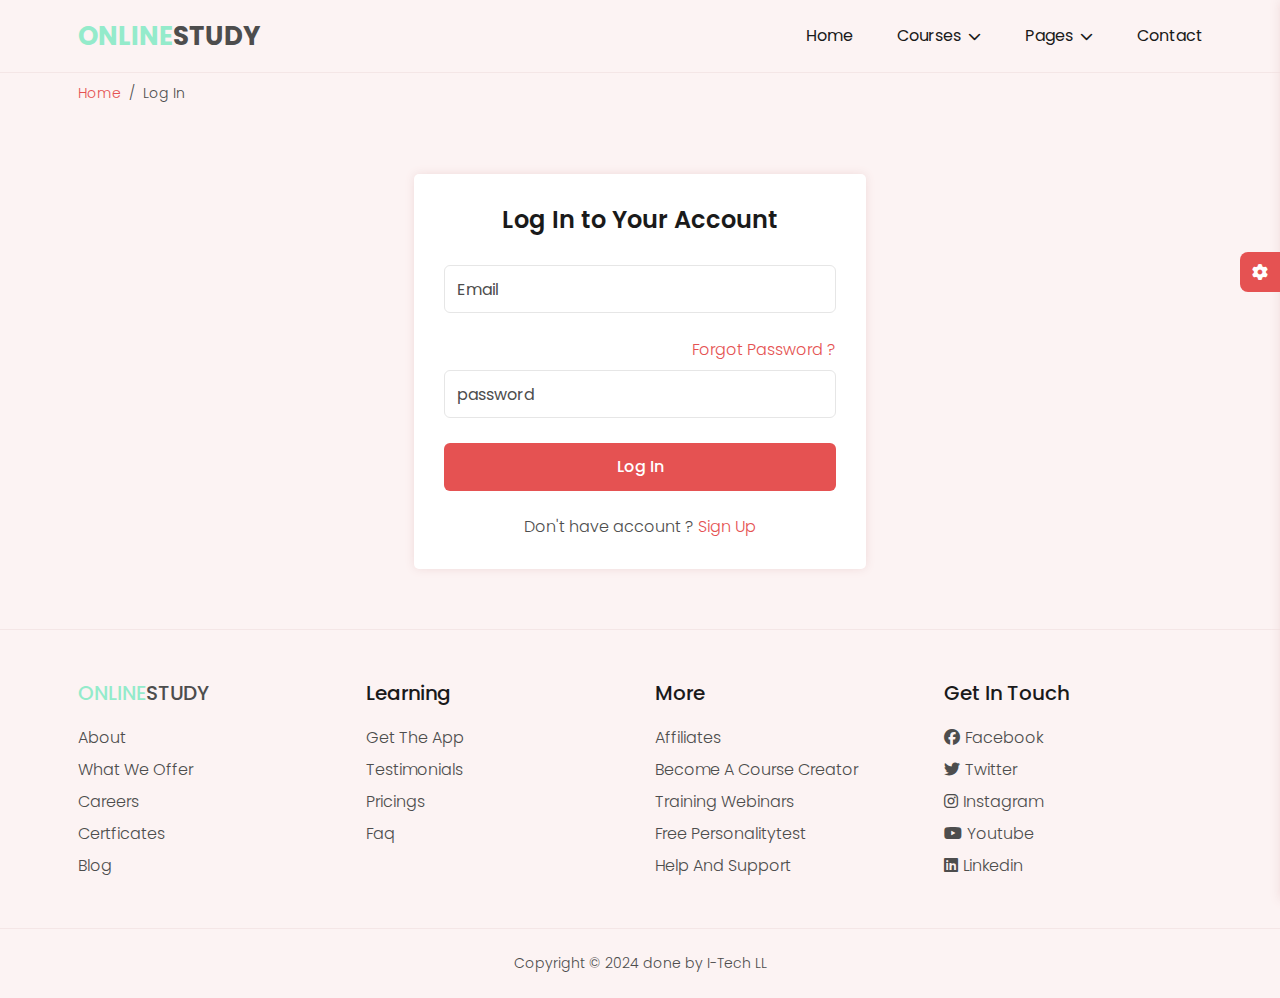
<file: log-in.html>
<!DOCTYPE html>
<html lang="en">
<head>
    <title> Log In </title>
    <meta charset="utf-8">
    <meta name="viewport" content="width=device-width, initial-scale=1.0">
    <link rel="stylesheet" href="css/font-awesome.css">
    <link rel="stylesheet" href="css/bootstrap.min.css">
    <link rel="stylesheet" href="css/style.css">
    <link rel="stylesheet" href="css/responsive.css">
    <link rel="stylesheet" class="js-color-style" href="css/colors/color-1.css">
    <link rel="stylesheet" class="js-glass-style" href="css/glass.css" disabled>
</head>
<body>

<!---- page loader start -->
<div class="page-loader js-page-loader">
    <div></div>
</div>
<!---- page loader end -->  

    <!---- main wrapper start -->
    <div class="main-wrapper">
        <header class="header">
            <div class="container">
                <div class="header-main d-flex justify-content-between align-items-center">
                   <div class="header-logo">
                    <a href="index.html"><span>Online</span>Study</a>
                   </div>
                   <button type="button" class="header-hamburger-btn js-header-menu-toggler">
                    <span></span>
                   </button>
                   <div class="header-backdrop js-header-backdrop"></div>
                   <nav class="header-menu js-header-menu">
                    <button type="button" class="header-close-btn js-header-menu-toggler">
                        <i class="fas fa-times"></i>
                    </button>
                    <ul class="menu">
                        <li class="menu-item"><a href="index.html">home</a></li>
                        <li class="menu-item menu-item-has-children">
                            <a href="#" class="js-toggle-sub-menu">courses <i class="fas fa-chevron-down"></i></a>
                            <ul class="sub-menu js-sub-menu">
                                <li class="sub-menu-item"><a href="courses.html">courses</a></li>
                                <li class="sub-menu-item"><a href="course-details.html">course details</a></li>
                            </ul>
                        </li>
                        <li class="menu-item menu-item-has-children">
                            <a href="#" class="js-toggle-sub-menu">pages <i class="fas fa-chevron-down"></i></a>
                            <ul class="sub-menu js-sub-menu">
                                <li class="sub-menu-item"><a href="log-in.html">log in</a></li>
                                <li class="sub-menu-item"><a href="sign-up.html">sign up</a></li>
                            </ul>
                        </li>
                        <li class="menu-item"><a href="contact.html">contact</a></li>
                    </ul>
                   </nav>
                </div>
            </div>
        </header>
        <!------------------------------- header end ---------------------->

         <!------------------ breadcrumb --------------------------->
         <div class="breadcrumb-nav">
            <div class="container">
                <nav aria-label="breadcrumb">
                    <ol class="breadcrumb mb-0">
                      <li class="breadcrumb-item"><a href="index.html">Home</a></li>
                      <li class="breadcrumb-item active" aria-current="page">Log In</li>
                    </ol>
                  </nav>                  
            </div>
         </div>
        <!------------------ breadcrumb end --------------------------->

        <!------------------ Login section --------------------------->
        <section class="login-section section-padding">
            <div class="container">
                <div class="row justify-content-center">
                    <div class="col-md-7 col-lg-6 col-xl-5">
                        <div class="login-form box">
                            <h2 class="form-title text-center">Log In to Your Account</h2>
                            <form action="">
                                <div class="form-group">
                                    <input type="text" class="form-control" placeholder="Email">
                                </div>
                                <div class="form-group">
                                    <div class="d-flex mb-2 justify-content-end"><a href="#">Forgot Password ?</a></div>
                                    <input type="password" class="form-control" placeholder="password">
                                </div>
                                <button type="submit" class="btn btn-theme btn-block btn-form">log in</button>
                                <p class="text-center mt-4 mb-0">Don't have account ? <a href="sign-up.html">Sign Up</a></p>
                            </form>
                        </div>
                    </div>
                </div>
            </div>
        </section>
        <!------------------ Login section end --------------------------->


        <!------------------ footer ------------------------------->
    <footer class="footer">
        <div class="footer-top">
            <div class="container">
                <div class="row">
                    <div class="col-sm-6 col-lg-3">
                        <div class="footer-item">
                            <h3 class="footer-logo"><span>online</span>study</h3>
                            <ul>
                                <li><a href="#">about</a></li>
                                <li><a href="#">what we offer</a></li>
                                <li><a href="#">careers</a></li>
                                <li><a href="#">certficates</a></li>
                                <li><a href="#">blog</a></li>
                            </ul>
                        </div>
                    </div>
                    <div class="col-sm-6 col-lg-3">
                        <div class="footer-item">
                            <h3>learning</h3>
                            <ul>
                                <li><a href="#">get the app</a></li>
                                <li><a href="#">testimonials</a></li>
                                <li><a href="#">pricings</a></li>
                                <li><a href="#">faq</a></li>
                            </ul>
                        </div>
                    </div>
                    <div class="col-sm-6 col-lg-3">
                        <div class="footer-item">
                            <h3>more</h3>
                            <ul>
                                <li><a href="#">affiliates</a></li>
                                <li><a href="#">become a course creator</a></li>
                                <li><a href="#">training webinars</a></li>
                                <li><a href="#">free personalitytest </a></li>
                                <li><a href="#">help and support</a></li>
                            </ul>
                        </div>
                    </div>
                    <div class="col-sm-6 col-lg-3">
                        <div class="footer-item">
                            <h3>get in touch</h3>
                            <ul>
                                <li><a href="#"><i class="fab fa-facebook social-icon"></i>facebook</a></li>
                                <li><a href="#"><i class="fab fa-twitter social-icon"></i>twitter</a></li>
                                <li><a href="#"><i class="fab fa-instagram social-icon"></i>instagram</a></li>
                                <li><a href="#"><i class="fab fa-youtube social-icon"></i>youtube</a></li>
                                <li><a href="#"><i class="fab fa-linkedin social-icon"></i>linkedin</a></li>
                            </ul>
                        </div>
                    </div>
                </div>  
            </div>
        </div>
        <div class="footer-bottom">
            <div class="container">
                <p class="m-0 py-4 text-center">Copyright &copy; 2024 done by I-Tech LL</p>
            </div>
        </div>
    </footer>
    <!------------------ footer end --------------------------->


    </div>

    <!------------------ style switcher ------------------------------->
<div class="style-switcher js-style-switcher">
    <div class="style-switcher-toggler js-style-switcher-toggler">
        <i class="fas fa-cog"></i>
    </div>
    <h3>Style Switcher</h3>
    <div class="style-switcher-item">
        <p class="mb-2">Theme Colors</p>
        <!-- theme colors -->
         <div class="theme-colors js-theme-colors ">
            <button type="button" data-js-theme-color="color-1" class="js-theme-color-item color-1"></button>
            <button type="button" data-js-theme-color="color-2" class="js-theme-color-item color-2"></button>
            <button type="button" data-js-theme-color="color-3" class="js-theme-color-item color-3"></button>
            <button type="button" data-js-theme-color="color-4" class="js-theme-color-item color-4"></button>
            <button type="button" data-js-theme-color="color-5" class="js-theme-color-item color-5"></button>
         </div>
    </div>
    <div class="style-switcher-item">
        <div class="form-check form-switch">
            <input class="form-check-input js-dark-mode" type="checkbox" role="switch" id="dark-mode">
            <label class="form-check-label" for="dark-mode">Dark Mode</label>
          </div>
    </div>
    <div class="style-switcher-item">
        <div class="form-check form-switch">
            <input class="form-check-input js-glass-effect" type="checkbox" role="switch" id="glass-effect">
            <label class="form-check-label" for="glass-effect">Glass Effect</label>
          </div>
    </div>
</div>
<!------------------ style switcher end --------------------------->


<script src="js/bootstrap.bundle.min.js"></script>    
<script src="js/main.js"></script>
</body>
</html>
</file>
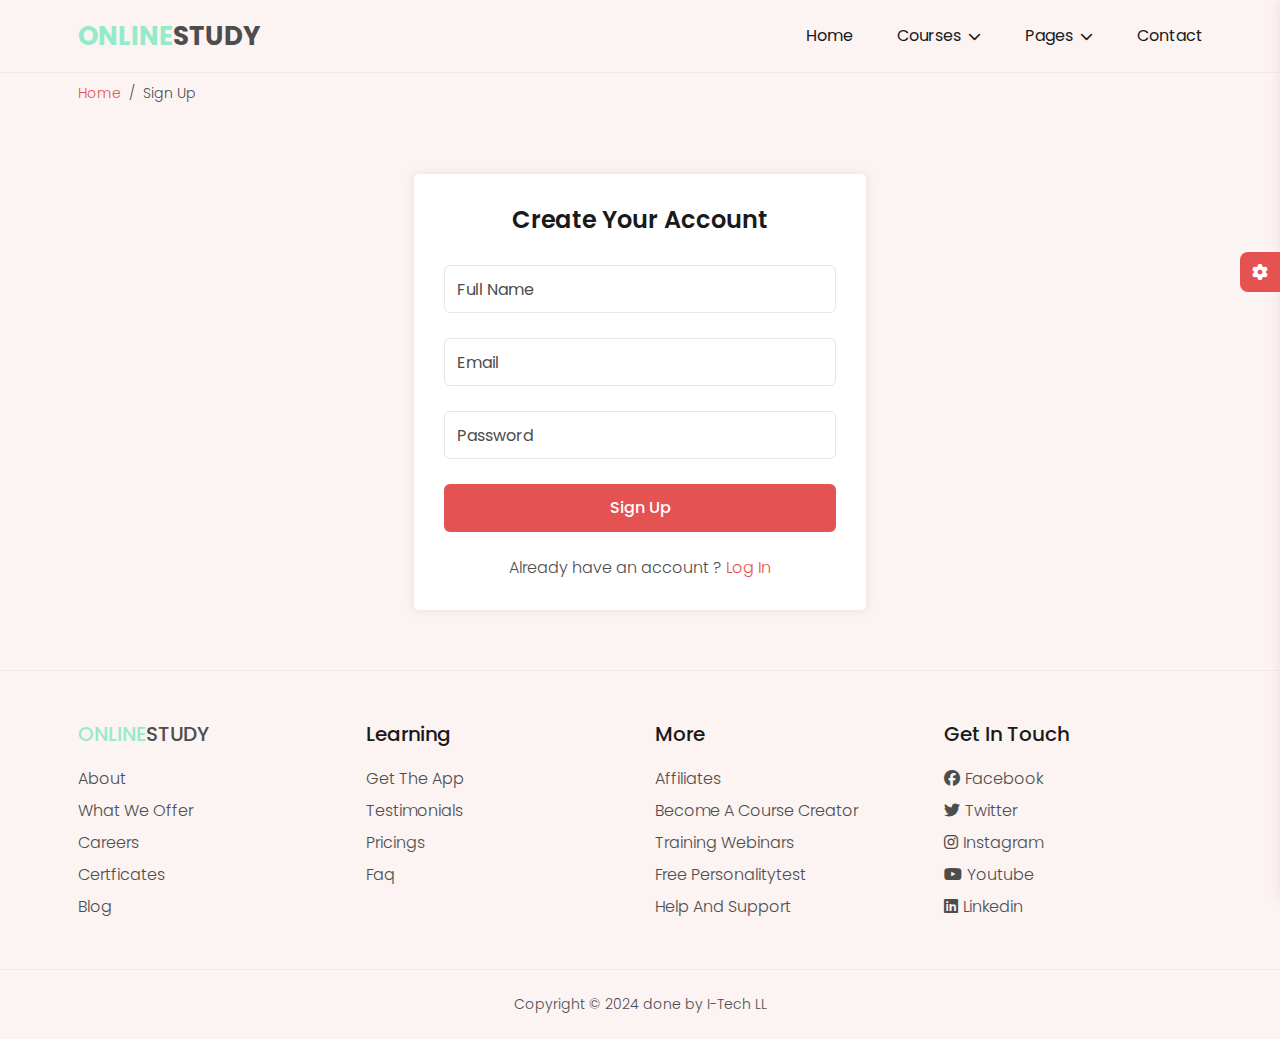
<file: sign-up.html>
<!DOCTYPE html>
<html lang="en">
<head>
    <title> Sign Up </title>
    <meta charset="utf-8">
    <meta name="viewport" content="width=device-width, initial-scale=1.0">
    <link rel="stylesheet" href="css/font-awesome.css">
    <link rel="stylesheet" href="css/bootstrap.min.css">
    <link rel="stylesheet" href="css/style.css">
    <link rel="stylesheet" href="css/responsive.css">
    <link rel="stylesheet" class="js-color-style" href="css/colors/color-1.css">
    <link rel="stylesheet" class="js-glass-style" href="css/glass.css" disabled>
</head>
<body>

<!---- page loader start -->
<div class="page-loader js-page-loader">
    <div></div>
</div>
<!---- page loader end -->  

    <!---- main wrapper start -->
    <div class="main-wrapper">
        <header class="header">
            <div class="container">
                <div class="header-main d-flex justify-content-between align-items-center">
                   <div class="header-logo">
                    <a href="index.html"><span>Online</span>Study</a>
                   </div>
                   <button type="button" class="header-hamburger-btn js-header-menu-toggler">
                    <span></span>
                   </button>
                   <div class="header-backdrop js-header-backdrop"></div>
                   <nav class="header-menu js-header-menu">
                    <button type="button" class="header-close-btn js-header-menu-toggler">
                        <i class="fas fa-times"></i>
                    </button>
                    <ul class="menu">
                        <li class="menu-item"><a href="index.html">home</a></li>
                        <li class="menu-item menu-item-has-children">
                            <a href="#" class="js-toggle-sub-menu">courses <i class="fas fa-chevron-down"></i></a>
                            <ul class="sub-menu js-sub-menu">
                                <li class="sub-menu-item"><a href="courses.html">courses</a></li>
                                <li class="sub-menu-item"><a href="course-details.html">course details</a></li>
                            </ul>
                        </li>
                        <li class="menu-item menu-item-has-children">
                            <a href="#" class="js-toggle-sub-menu">pages <i class="fas fa-chevron-down"></i></a>
                            <ul class="sub-menu js-sub-menu">
                                <li class="sub-menu-item"><a href="log-in.html">log in</a></li>
                                <li class="sub-menu-item"><a href="sign-up.html">sign up</a></li>
                            </ul>
                        </li>
                        <li class="menu-item"><a href="contact.html">contact</a></li>
                    </ul>
                   </nav>
                </div>
            </div>
        </header>
        <!------------------------------- header end ---------------------->

         <!------------------ breadcrumb --------------------------->
         <div class="breadcrumb-nav">
            <div class="container">
                <nav aria-label="breadcrumb">
                    <ol class="breadcrumb mb-0">
                      <li class="breadcrumb-item"><a href="index.html">Home</a></li>
                      <li class="breadcrumb-item active" aria-current="page">Sign Up</li>
                    </ol>
                  </nav>                  
            </div>
         </div>
        <!------------------ breadcrumb end --------------------------->

        <!------------------ sign up section --------------------------->
        <section class="signup section-padding">
            <div class="container">
                <div class="row justify-content-center">
                    <div class="col-md-7 col-lg-6 col-xl-5">
                        <div class="signup-form box">
                            <h2 class="form-title text-center">Create Your Account</h2>
                            <form action="">
                                <div class="form-group">
                                    <input type="text" class="form-control" placeholder="Full Name">
                                </div>
                                <div class="form-group">
                                    <input type="text" class="form-control" placeholder="Email">
                                </div>
                                <div class="form-group">
                                    <input type="password" class="form-control" placeholder="Password">
                                </div>
                                <button type="submit" class="btn btn-block btn-theme btn-form">sign up</button>
                                <p class="text-center mt-4 mb-0">Already have an account ? <a href="log-in.html">Log In</a></p>
                            </form>
                        </div>
                    </div>
                </div>
            </div>
        </section>
        <!------------------ sign up section end --------------------------->

        <!------------------ footer ------------------------------->
    <footer class="footer">
        <div class="footer-top">
            <div class="container">
                <div class="row">
                    <div class="col-sm-6 col-lg-3">
                        <div class="footer-item">
                            <h3 class="footer-logo"><span>online</span>study</h3>
                            <ul>
                                <li><a href="#">about</a></li>
                                <li><a href="#">what we offer</a></li>
                                <li><a href="#">careers</a></li>
                                <li><a href="#">certficates</a></li>
                                <li><a href="#">blog</a></li>
                            </ul>
                        </div>
                    </div>
                    <div class="col-sm-6 col-lg-3">
                        <div class="footer-item">
                            <h3>learning</h3>
                            <ul>
                                <li><a href="#">get the app</a></li>
                                <li><a href="#">testimonials</a></li>
                                <li><a href="#">pricings</a></li>
                                <li><a href="#">faq</a></li>
                            </ul>
                        </div>
                    </div>
                    <div class="col-sm-6 col-lg-3">
                        <div class="footer-item">
                            <h3>more</h3>
                            <ul>
                                <li><a href="#">affiliates</a></li>
                                <li><a href="#">become a course creator</a></li>
                                <li><a href="#">training webinars</a></li>
                                <li><a href="#">free personalitytest </a></li>
                                <li><a href="#">help and support</a></li>
                            </ul>
                        </div>
                    </div>
                    <div class="col-sm-6 col-lg-3">
                        <div class="footer-item">
                            <h3>get in touch</h3>
                            <ul>
                                <li><a href="#"><i class="fab fa-facebook social-icon"></i>facebook</a></li>
                                <li><a href="#"><i class="fab fa-twitter social-icon"></i>twitter</a></li>
                                <li><a href="#"><i class="fab fa-instagram social-icon"></i>instagram</a></li>
                                <li><a href="#"><i class="fab fa-youtube social-icon"></i>youtube</a></li>
                                <li><a href="#"><i class="fab fa-linkedin social-icon"></i>linkedin</a></li>
                            </ul>
                        </div>
                    </div>
                </div>  
            </div>
        </div>
        <div class="footer-bottom">
            <div class="container">
                <p class="m-0 py-4 text-center">Copyright &copy; 2024 done by I-Tech LL</p>
            </div>
        </div>
    </footer>
    <!------------------ footer end --------------------------->


    </div>

    <!------------------ style switcher ------------------------------->
<div class="style-switcher js-style-switcher">
    <div class="style-switcher-toggler js-style-switcher-toggler">
        <i class="fas fa-cog"></i>
    </div>
    <h3>Style Switcher</h3>
    <div class="style-switcher-item">
        <p class="mb-2">Theme Colors</p>
        <!-- theme colors -->
         <div class="theme-colors js-theme-colors ">
            <button type="button" data-js-theme-color="color-1" class="js-theme-color-item color-1"></button>
            <button type="button" data-js-theme-color="color-2" class="js-theme-color-item color-2"></button>
            <button type="button" data-js-theme-color="color-3" class="js-theme-color-item color-3"></button>
            <button type="button" data-js-theme-color="color-4" class="js-theme-color-item color-4"></button>
            <button type="button" data-js-theme-color="color-5" class="js-theme-color-item color-5"></button>
         </div>
    </div>
    <div class="style-switcher-item">
        <div class="form-check form-switch">
            <input class="form-check-input js-dark-mode" type="checkbox" role="switch" id="dark-mode">
            <label class="form-check-label" for="dark-mode">Dark Mode</label>
          </div>
    </div>
    <div class="style-switcher-item">
        <div class="form-check form-switch">
            <input class="form-check-input js-glass-effect" type="checkbox" role="switch" id="glass-effect">
            <label class="form-check-label" for="glass-effect">Glass Effect</label>
          </div>
    </div>
</div>
<!------------------ style switcher end --------------------------->



<script src="js/bootstrap.bundle.min.js"></script>    
<script src="js/main.js"></script>
</body>
</html>
</file>
<file: css/style.css>
/*-----------------------google font --------------------*/
@import url('https://fonts.googleapis.com/css2?family=Poppins:ital,wght@0,100;0,200;0,300;0,400;0,500;0,600;0,700;1,500&display=swap');

/*----------------------- variable -----------------------*/
:root{
    --orange: hsl(36, 80%, 50%);
    --white: hsl(0, 0%, 100%);
    --WHITE: hsl(0, 0%, 100%);
    --black: hsl(0, 0%, 0%);
    --black-90: hsl(0, 0%, 10%);
    --black-70: hsl(0, 0%, 30%);
    --black-alpha-40: hsla(0, 0%, 0%, 0.4);
    --yellow-light: hsl(44,95%, 83%);
    --green-light: hsl(158, 68%, 75%);
    --red-light: hsl(0, 84%, 80%);
    --orange-light: hsl(22, 85%, 80%);
    --select-box-bg-color: hsl(0,0%, 100%);
    --border-color-1: hsl(0, 0%, 90%);
}

/*------overriders variable for - theme dark ----------*/
body.t-dark{
    --body-bg-color: hsl(240, 10%, 19%);
    --black-70: hsl(0, 0%, 87%);
    --black-90: hsl(0, 0%, 100%);
    --shadow: 0 0 10px hsl(0, 0%, 0%, 0.08);
    --white: hsl(240, 8%, 21%);
    --select-box-bg-color: hsl(240, 8%, 21%);
    --border-color-2: hsl(240, 9%, 25%);
    --border-color-1: hsl(240,9%, 30%);
}

/*----------------------- base ------------------------*/
body{
    background-color: var(--body-bg-color);
    font-family: 'Poppins', sans-serif;
    font-size: 16px;
    font-weight: 300;
    color: var(--black-70);
    min-height: 100vh;
    overflow-x: hidden;
}
a{
    color: var(--main-color);
    text-decoration: none;
}
a:hover{
    color: var(--main-color);
}
img{
    max-width: 100%;
}
ul{
    list-style: none;
    margin: 0;
    padding: 0;
}
h1,h2,h3,h4,h5,h6{
    color: var(--black-90);
    line-height: 1.3;
}
h3{
    font-size: 20px;
}
::selection{
    color: var(--WHITE);
    background-color: var(--main-color);
}

/*---------------------- box ----------------------------*/
.box{
    background-color: var(--white);
    border-radius: 5px;
    box-shadow: var(--shadow);
    padding: 30px;
}

/*--------------------------- boostrap classes -----------------*/
.container{
    --bs-gutter-x: 15px;
    max-width: 1140px;
}
.row{
    --bs-gutter-x: 30px;
}

/*----------------------- animation keyframe -------------------*/
@keyframes spin{
    0%{
        transform: rotate(0deg);
    }
    100%{
        transform: rotate(360deg);
    }
}
@keyframes bubble{
    0%{
        transform: translateY(0vh);
        opacity: 0;
    }
    5%,95%{
        opacity: 1;
    }
    100%{
        transform: translateY(-100vh);
        opacity: 0;
    }
}
@keyframes loader{
    0%{
        transform: rotate(0deg);
    }
    25%, 50%{
        transform: rotate(180deg);
    }
    75%, 100%{
        transform: rotate(360deg);
    }
}
@keyframes loaderIn{
    0%, 25%, 100%{
        height: 0%;
    }
    50%, 75%{
        height: 100%;
    }
}

/*----------------------- section-padding, title ---------------*/
.section-padding{
    padding: 60px 0;
}
.section-title{
    margin-bottom: 40px;
}
.section-title .title{
    font-size: 20px;
    color: var(--main-color);
    text-transform: capitalize;
}
.section-title .sub-title{
    font-size: 35px;
    font-weight: 600;
    color: var(--black-90);
}

/*----------------------- buttons -----------------------*/
.btn-theme{
    background-color: var(--main-color);
    color: var(--WHITE);
    font-size: 16px;
    text-transform: capitalize;
    font-weight: 500;
    padding: 8px 20px;
    transition: all 0.3s ease;
}
.btn-theme:hover{
    color: var(--WHITE);
    background-color: var(--button-hover-color);
}
.btn-theme:focus{
    box-shadow: 0 0 8px var(--main-color);
}
.btn-block{
    width: 100%;
}
.btn-form{
    height: 48px;
}

/*------------------------- page loader ----------------------*/
.page-loader{
    position: fixed;
    left: 0;
    top: 0;
    height: 100%;
    width: 100%;
    z-index: 1001;
    display: flex;
    background-color: var(--white);
}
.page-loader.fade-out{
    opacity: 0;
    transition: all 0.6s ease;
}
.page-loader div{
    margin: auto;
    height: 32px;
    width: 32px;
    border: 4px solid var(--main-color);
    position: relative;
    animation: loader 2s linear infinite;
}
.page-loader div::before{
    content: '';
    position: absolute;
    height: 100%;
    width: 100%;
    background-color: var(--main-color);
    left: 0;
    top: 0;
    animation: loaderIn 2s linear infinite;
}

/*------------------------- circular img ---------------------*/
.circular-img{
    max-width: 360px;
    margin: auto;
    position: relative;
    z-index: 1;
}
.circular-img-inner{
    text-align: center;
    border-radius: 0 0 180px 180px;
    overflow: hidden;
}
.circular-img-circle{
    height: 360px;
    width: 360px;
    position: absolute;
    left: 0;
    bottom: 0;
    border-radius: 50%;
}
.circular-img img{
    position: relative;
    z-index: 1;
}


/*---------------- style switcher ---------------------*/
.style-switcher{
    width: 250px;
    position: fixed;
    height: 100%;
    background-color: var(--white);
    right: -250px;
    top: 0;
    z-index: 10;
    padding: 30px;
    box-shadow: var(--shadow);
    transition: right 0.3s ease;
}
.style-switcher.open{
    right: 0;
}
.style-switcher-toggler{
    height: 40px;
    width: 40px;
    position: absolute;
    top: 28%;
    left: -40px;
    background-color: var(--main-color);
    color: var(--WHITE);
    display: flex;
    align-items: center;
    justify-content: center;
    border-radius: 8px 0 0 8px;
    cursor: pointer;
}
.style-switcher h3{
    font-size: 18px;
    text-transform: capitalize;
    border-bottom: 1px solid var(--border-color-1);
    padding: 0 0 10px;
}
.style-switcher-item{
    padding: 10px 0;
    border-bottom: 1px solid var(--border-color-1);
}
.theme-colors button{
    height: 30px;
    width: 30px;
    border:none;
    border-radius: 50%;
    vertical-align: middle;
    border-radius: 50%;
    padding: 0;
    position: relative;
}
.theme-colors button::before{
    content: "\f00c";
    font-family: 'Font Awesome 5 Free';
    font-weight: 900;
    font-size: 12px;
    color: var(--WHITE);
    transition: all 0.3s ease;
    position: absolute;
    left: 50%;
    top: 50%;
    transform: translate(-50%, -50%);
    opacity: 0;
}
.theme-colors button.active::before{
    opacity: 1;
}
.theme-colors .color-1{
    background-color: hsl(0, 74%, 61%);
}
.theme-colors .color-2{
    background-color: hsl(230, 74%, 61%);
}
.theme-colors .color-3{
    background-color: hsl(36, 74%, 61%);
}
.theme-colors .color-4{
    background-color: hsl(277, 74%, 61%);
}
.theme-colors .color-5{
    background-color: hsl(164, 74%, 61%);
}


/*---------------------- header -----------------------*/
.header{
    border-bottom: 1px solid var(--border-color-2);
}
.header-logo a{
    font-size: 26px;
    text-transform: uppercase;
    font-weight: 700;
    color: var(--black-70);
}
.header-logo span{
    color: var(--green-light);
}
.header .menu-item{
    display: inline-block;
    margin-left: 40px;
    position: relative;
}
.header .menu-item > a{
    display: block;
    padding: 24px 0;
    font-weight: 400;
    color: var(--black-90);
    text-transform: capitalize;
    transition: color 0.3s ease;
}
.header .sub-menu-item a:hover,
.header .menu-item:hover > a{
    color: var(--main-color);
}
.header .menu-item > a i{
    font-size: 13px;
    margin-left: 3px;
    pointer-events: none;
    transition: transform 0.3s ease;
}
.header .sub-menu{
    position: absolute;
    top: 100%;
    background-color: var(--white);
    left: 0;
    width: 210px;
    padding: 10px 0;
    border-radius: 5px;
    box-shadow: var(shadow);
    transition: all 0.3s ease;
    z-index: 2;
    visibility: hidden;
    opacity: 0;
    transform: translateY(10px);
}
@media(min-width: 992px){
    .header .menu-item:hover > .sub-menu{
        visibility: visible;
        opacity: 1;
        transform: translateY(0);
    }
}
.header .sub-menu-item a{
    display: block;
    padding: 10px 20px;
    color: var(--black-90);
    text-transform: capitalize;
    font-weight: 400;
    transition: color 0.3s ease;
}
.header-backdrop,
.header-close-btn,
.header-hamburger-btn{
    display: none;
}

/*--------------------------- footer -----------------------------*/
.footer-top{
    padding: 50px 0 20px;
    border-top: 1px solid var(--border-color-2);
}
.footer-item{
    margin: 0 0 30px;
}
.footer-item h3{
    text-transform: capitalize;
    margin: 0 0 20px;
}
.footer-item .footer-logo{
    color: var(--black-70);
    text-transform: uppercase;
}
.footer-item .footer-logo span{
    color: var(--green-light);
}
.footer-item ul li:not(:last-child){
    margin-bottom: 8px;
}
.footer-item ul a{
    text-transform: capitalize;
    color: var(--black-70);
    transition: color 0.3s ease;
    position: relative;
}
.footer-item ul a:hover{
    color: var(--main-color);
}
.footer-item ul a::before{
    content: '';
    position: absolute;
    left: 0;
    bottom: 0;
    width: 0;
    height: 1px;
    background-color: var(--main-color);
    transition: width 0.3s ease;
}
.footer-item ul a:hover::before{
    width: 100%;
}
.footer-item ul a .social-icon{
    margin-right: 5px;
}
.footer-bottom{
    border-top: 1px solid var(--border-color-2);
}
.footer-bottom p{
    font-size: 14px;
}

/*--------------------------- forms ------------------------*/
.form-title{
    font-size: 24px;
    margin: 0 0 30px;
    font-weight: 600;
}
.form-control::placeholder{
    color: var(--black-70);
}
.form-group{
    margin-bottom: 25px;
    position: relative;
}
.form-control{
    height: 48px;
    border-color: var(--border-color-1);
    color: var(--black-90);
    background-color: transparent;
}
.form-control:focus{
    background-color: transparent;
    border-color: var(--border-color-1);
    color: var(--black-90);
    box-shadow: none;
}
.select-icon{
    position: absolute;
    right: 15px;
    top: 50%;
    transform: translateY(-50%);
    pointer-events: none;
    font-size: 13px;
}
select.form-control:focus option{
    background-color: var(--select-box-bg-color);
}
textarea.form-control{
    height: 120px;
    resize: none;
}

/*--------------------------- video modal ------------------------*/
.video-modal .btn-close{
    height: 35px;
    width: 35;
    background-image: none;
    border-radius: 50%;
    opacity: 1;
    z-index: 1;
    position: absolute;
    right: 0;
    top: -35px;
    color: var(--WHITE);
    font-size: 16px;
    padding: 0;
}
.video-modal .modal-content{
    border: 0;
}

/*--------------------------- pagination ------------------------*/
.page-item.disabled .page-link,
.page-link{
    border: none;
    background-color: transparent;
    color: var(--black-70);
}
.page-item.active .page-link{
    background-color: var(--main-color);
}
.page-link:hover{
    background-color: var(--main-color);
    color: var(--WHITE);
}

/*--------------------------- breadcrumb ------------------------*/
.breadcrumb-nav{
    padding: 10px 0;
}
.breadcrumb-nav .breadcrumb-item{
    font-size: 14px;
    text-transform: capitalize;
}
.breadcrumb-nav .breadcrumb-item + .breadcrumb-item::before,
.breadcrumb-nav .breadcrumb-item.active{
    color: var(--black-70);
}

/*--------------------------- tabs -----------------------------*/
.nav-tabs .nav-link{
    background-color: var(--white);
    text-transform: capitalize;
    border-color: var(--border-color-2);
    padding: 5px 12px;
    margin: 0 5px 10px;
    border-radius: 5px;
    color: var(--black-70);
    font-size: 16px;
}
.nav-tabs .nav-link:hover{
    border-color: var(--border-color-2);
}
.nav-tabs .nav-link.active{
    background-color: var(--main-color);
    border-color: transparent;
    color: var(--WHITE);
}

/*------------------------- bubble animation ----------------------*/
.bubble-animation-item{
    position: absolute;
    height: 20px;
    width: 20px;
    border-radius: 50%;
    border: 2px solid transparent;
    z-index: -1;
}
.bubble-animation-item:nth-child(1){
    border-color: var(--yellow-light);
    top: 120%;
    left: 10%;
    animation: bubble 30s linear infinite;
}
.bubble-animation-item:nth-child(2){
    border-color: var(--green-light);
    top: 60%;
    left: 50%;
    animation: bubble 40s linear infinite;
}
.bubble-animation-item:nth-child(3){
    border-color: var(--red-light);
    top: 90%;
    left: 90%;
    animation: bubble 50s linear infinite;
}
.bubble-animation-item:nth-child(4){
    border-color: var(--yellow-light);
    top: 80%;
    left: 60%;
    animation: bubble 60s linear infinite;
}
.bubble-animation-item:nth-child(5){
    border-color: var(--green-light);
    top: 30%;
    left: 10%;
    animation: bubble 70s linear infinite;
}
.bubble-animation-item:nth-child(6){
    border-color: var(--red-light);
    top: 20%;
    left: 30%;
    animation: bubble 80s linear infinite;
}
.bubble-animation-item:nth-child(7){
    border-color: var(--yellow-light);
    top: 100%;
    left: 5%;
    animation: bubble 60s linear infinite;
}
.bubble-animation-item:nth-child(8){
    border-color: var(--green-light);
    top: 110%;
    left: 33%;
    animation: bubble 70s linear infinite;
}
.bubble-animation-item:nth-child(9){
    border-color: var(--red-light);
    top: 120%;
    left: 65%;
    animation: bubble 80s linear infinite;
}

/*--------------------------- banner -----------------------------*/
.banner-section{
    padding: 80px 0;
    min-height: 680px;
}
.banner-text h2{
    font-size: 20px;
    color: var(--main-color);
}
.banner-text h1{
    font-size: 45px;
    font-weight: 700;
}
.banner-section .circular-img-circle{
    background-color: var(--red-light);
}

/*------------------- fun fact section -------------------*/
.fun-facts-item{
    padding: 15px;
}
.fun-facts-item h2{
    font-weight: 700;
    font-size: 30px;
    text-transform: uppercase;
}
.fun-facts-item p{
    margin: 0;
    text-transform: uppercase;
}
.fun-facts-item .style-1{
    color: var(--black-70);
}
.fun-facts-item .style-2{
    color: var(--green-light);
}
.fun-facts-item .style-3{
    color: var(--red-light);
}
.fun-facts-item .style-4{
    color: var(--orange-light);
}

/*------------------------- courses section ----------------*/
.courses-item{
    margin-bottom: 30px;
    position: relative;
}
.courses-item .img-box img{
    width: 100%;
    border-radius: 5px;
}
.courses-item .link{
    color: var(--black-70);
    display: inline-block;
}
.courses-item .title{
    text-transform: capitalize;
    margin: 15px 0;
    transition: color 0.3s ease;
}
.courses-item:hover .title{
    color: var(--main-color);
}
.courses-item .instructor{
    text-transform: capitalize;
    margin: 0 0 12px;
}
.courses-item .instructor img{
    width: 30px;
    border-radius: 50%;
    margin-right: 5px;
}
.courses-item .rating{
    font-size: 14px;
}
.courses-item .average-rating{
    font-weight: 600;
    color: var(--orange);
}
.courses-item .average-stars{
    color: var(--orange);
}
.courses-item .price{
    position: absolute;
    right: 15px;
    top: 15px;
    background-color: var(--main-color);
    color: var(--WHITE);
    font-weight: 600;
    padding: 4px 8px;
    border-radius: 5px;
}
/*------------------------- testimonial section ---------------------*/
.testimonials-section .img-box{
    height: 150px;
    width: 150px;
    background-color: var(--red-light);
    margin: 30px auto 50px;
}
.testimonials-section .img-box::before,
.testimonials-section .img-box::after{
    content: '';
    position: absolute;
    border-radius: 50%;
    border: 1px solid var(--red-light);
    animation: spin 15s linear infinite;
}
.testimonials-section .img-box::before{
    height: 180px;
    width: 180px;
    left: -15px;
    top: -15px;
    border-left: 1px solid transparent;
}
.testimonials-section .img-box::after{
    height: 210px;
    width: 210px;
    left: -30px;
    top: -30px;
    border-right: 1px solid transparent;
}
.testimonials-item h3{
    text-transform: capitalize;
}
.testimonials-item .text-2{
    margin: 0;
    text-transform: capitalize;
}
.testimonials-section .carousel-control-prev,
.testimonials-section .carousel-control-next{
    position: relative;
    height: 35px;
    width: 35px;
    background-color: var(--main-color);
    display: inline-block;
    border-radius: 50%;
    margin: 0 4px;
}
.testimonials-section .decoration-circles-item{
    position: absolute;
    border-radius: 50%;
    opacity: 0.4;
}
.testimonials-section .decoration-circles-item:nth-child(1){
    left: 10%;
    top: 20%;
    height: 30px;
    width: 30px;
    background-color: var(--yellow-light);
}
.testimonials-section .decoration-circles-item:nth-child(2){
    left: 40%;
    top: 40%;
    height: 50px;
    width: 50px;
    background-color: var(--green-light);
}
.testimonials-section .decoration-circles-item:nth-child(3){
    left: 70%;
    top: 70%;
    height: 30px;
    width: 30px;
    background-color: var(--red-light);
}
.testimonials-section .decoration-circles-item:nth-child(4){
    left: 20%;
    top: 50%;
    height: 20px;
    width: 20px;
    background-color: var(--red-light);
}
.testimonials-section .decoration-imgs-item{
    position: absolute;
    border-radius: 50%;
    opacity: 0.4;
}
.testimonials-section .decoration-imgs-item:nth-child(1){
    height: 50px;
    width: 50px;
    left: 20%;
    top: 20%;
    background-color: var(--yellow-light);
}
.testimonials-section .decoration-imgs-item:nth-child(2){
    height: 70px;
    width: 70px;
    left: 90%;
    top: 40%;
    background-color: var(--red-light);
}
.testimonials-section .decoration-imgs-item:nth-child(3){
    height: 40px;
    width: 40px;
    left: 10%;
    top: 60%;
    background-color: var(--green-light);
}

/*-------------------------- instructor bai section --------------------*/
.bai-section .circular-img-circle{
    background-color: var(--yellow-light);
}

/*-------------------------- course detail section --------------------*/

/* course header*/
.course-header h2{
    font-size: 30px;
    margin: 0 0 15px;
    font-weight: 600;
}
.course-header .average-rating{
    font-weight: 600;
    color: var(--orange);
}
.course-header .average-stars i{
    font-size: 14px;
    color: var(--orange);
}
.course-header .rating span{
    vertical-align: middle;
}
.course-header ul li{
    margin: 6px 0 0;
    text-transform: capitalize;
}
.course-header ul li span{
    margin-left: 5px;
}

/*------- course tabs -------*/
.course-tabs{
    margin: 30px 0 20px;
}
.course-tabs .nav-link{
    margin: 0 10px 10px 0;
}

/*------------- course curriculum -----------*/
.course-curriculum .accordion-item{
    border-color: var(--border-color-1);
    background-color: transparent;
}
.course-curriculum .accordion-button span{
    position: absolute;
    right: 17px;
    font-size: 14px;
}
.course-curriculum .accordion-button::after{
    content: "\f077";
    font-family: 'Font Awesome 5 Free';
    font-weight: 900;
    background-image: none;
    position: absolute;
    left: 17px;
    top: 50%;
    transform: translateY(-50%);
    height: auto;
    width: auto;
    line-height: 1;
}
.course-curriculum .accordion-button{
    background-color: transparent;
    color: var(--black-90);
    font-weight: 300;
    flex-wrap: wrap;
    padding-left: 50px;
    padding-right: 160px;
    line-height: 1.5;
}
.course-curriculum .accordion-button:focus{
    box-shadow: none;
}
.course-curriculum .accordion-button:not(.collapsed) span{
    font-weight: 500;
}
.course-curriculum .accordion-button:not(.collapsed)::after{
    transform: translateY(-50%) rotate(-180deg);
}
.course-curriculum .accordion-button:not(.collapsed){
    font-weight: 600;
    border-bottom: 1px solid var(--border-color-1);
    transition: none;
    box-shadow: none;
}
.course-curriculum ul li{
    position: relative;
    padding: 0 50px 0 20px;
    color: var(--black-70);
}
.course-curriculum ul li:not(:last-child){
    margin-bottom: 10px;
}
.course-curriculum ul li span{
    position: absolute;
    font-size: 14px;
    right: 0;
    top: 0;
}
.course-curriculum ul li i{
    position: absolute;
    left: 0;
    top: 6px;
    color: var(--black-70);
    font-size: 12px;
}

/*------------------ course description --------------*/
.course-description h4{
    font-size: 16px;
}

/*------------------ course instructor --------------*/
.course-instructor .img-box img{
    max-width: 128px;
    margin-bottom: 15px;
}
.course-instructor h4{
    font-size: 16px;
    text-transform: capitalize;
    margin-bottom: 10px;
}
.course-instructor h4 span{
    font-weight: 300;
}
.course-instructor ul li i{
    color: var(--main-color);
    margin-right: 5px;
}
.course-instructor ul li:not(:last-child){
    margin-bottom: 5px;
}

/*------------------ course reviews --------------*/
.rating-summary .average-rating{
    font-size: 40px;
    font-weight: 700;
    color: var(--black-90);
}
.rating-summary .average-stars i{
    color: var(--orange);
}
.rating-summary .rating-bars-item{
    display: flex;
    align-items: center;
    margin-bottom: 8px;
}
.rating-summary .progress{
    height: 8px;
    background-color: var(--border-color-2);
    width: calc(100% - 120px);
    margin-right: 20px;
    border-radius: 0;
}
.rating-summary .progress-bar{
    background-color: var(--main-color);
}
.rating-summary .star-text{
    min-width: 60px;
    color: var(--black-70);
}
.reviews-filter{
    margin: 0 0 35px;
    width: 200px;
}
.reviews-item{
    position: relative;
    margin-bottom: 30px;
    padding-left: 65px;
}
.reviews-item .img-box{
    max-width: 50px;
    border-radius: 50%;
    overflow: hidden;
    position: absolute;
    left: 0;
    top: 0;
}
.reviews-item h4{
    font-size: 16px;
    font-weight: 500;
    text-transform: capitalize;
    margin: 0 0 5px;
    color: var(--black-90);
}
.reviews-item .stars-rating i{
    color: var(--orange);
    font-size: 14px;
}
.reviews-item .stars-rating .date{
    margin-left: 5px;
    font-size: 14px;
    display: inline-block;
}
.reviews-item p{
    margin: 5px 0 0;
}

/*------------------ course sidebar --------------*/
.course-sidebar .img-box{
    margin-bottom: 20px;
    border-radius: 5px;
    overflow: hidden;
    cursor: pointer;
}
.course-sidebar .img-box::before{
    content: '';
    position: absolute;
    left: 0;
    top: 0;
    height: 100%;
    width: 100%;
    background-color: var(--black-alpha-40);
}
.course-sidebar .img-box .play-icon{
    position: absolute;
    height: 50px;
    width: 50px;
    top: 50%;
    left: 50%;
    transform: translate(-50%,-50%);
    background-color: var(--main-color);
    font-size: 16px;
    display: flex;
    align-items: center;
    justify-content: center;
    border-radius: 50%;
    color: var(--WHITE);
}
.course-sidebar .img-box p{
    position: absolute;
    color: var(--WHITE);
    top: calc(50% + 40px);
    font-weight: 500;
    width: 100%;
}
.course-sidebar .price span{
    margin-right: 8px;
}
.course-sidebar .price-new{
    font-size: 30px;
    font-weight: 700;
    color: var(--black-90);
}
.course-sidebar .price-discount{
    color: var(--main-color);
}
.course-sidebar .features-list{
    margin: 0 0 20px;
}
.course-sidebar .features-list li{
    position: relative;
    padding-left: 21px;
    margin-bottom: 8px;
}
.course-sidebar .features-list li::before{
    content: '';
    height: 6px;
    width: 6px;
    background-color: var(--main-color);
    position: absolute;
    left: 0;
    top: 9px;
    border-radius: 50%;
}

/*------------------ contact section --------------*/
.contact-item{
    position: relative;
    padding-left: 55px;
    margin-bottom: 40px;
}
.contact-item .icon-box{
    position: absolute;
    height: 40px;
    width: 40px;
    background-color: var(--main-color);
    display: flex;
    align-items: center;
    justify-content: center;
    border-radius: 50%;
    left: 0;
    top: 0;
    color: var(--WHITE);
}
</file>
<file: css/responsive.css>
/*----------------- Responsive -------------*/
@media(max-width: 1199px){
    .container{
        max-width: 100%;
        --bs-gutter-x: 30px;
    }
}

@media(max-width: 991px){
    .header{
        padding: 12px 0;
    }
    .header-backdrop,
    .header-close-btn,
    .header-hamburger-btn{
        display: block;
    }
    .header-hamburger-btn{
        height: 34px;
        width: 40px;
        cursor: pointer;
        border: 0;
        background-color: transparent;
    }
    .header-hamburger-btn span{
        display: block;
        height: 2px;
        width: 24px;
        background-color: var(--black-90);
        position: relative;
        margin: auto;
    }
    .header-hamburger-btn span::before,
    .header-hamburger-btn span::after{
        content: '';
        position: absolute;
        left: 0;
        width: 100%;
        height: 100%;
        background-color: var(--black-90);
    }
    .header-hamburger-btn span::before{
        top: -7px;
    }
    .header-hamburger-btn span::after{
        top: 7px;
    }
    .header-close-btn{
        height: 40px;
        width: 40px;
        background-color: var(--main-color);
        position: absolute;
        left: 15px;
        top: 15px;
        color: var(--WHITE);
        border: 0;
        border-radius: 5px;
        cursor: pointer;
    }
    .header-menu{
        position: fixed;
        width: 300px;
        height: 100vh;
        top: 0;
        right: -300px;
        z-index: 1000;
        padding: 70px 0 50px;
        transition: all 0.5s ease;
        background-color: var(--white);
        box-shadow: var(--shadow);
        overflow-y: auto;
        visibility: hidden;
    }
    .header-menu.open{
        right: 0;
        visibility: visible;
    }
    .header .menu-item{
        display: block;
        margin: 0;
    }
    .header .menu-item > a{
        display: flex;
        justify-content: space-between;
        align-items: center;
        padding: 12px 15px;
        border-bottom: 1px solid var(--border-color-1);
    }
    .header .menu-item:first-child > a{
        border-top: 1px solid var(--border-color-1);
    }
    .header .menu-item.active > a i{
        transform: rotate(-180deg);
    }
    .header .sub-menu{
        position: relative;
        width: 100%;
        opacity: 1;
        visibility: visible;
        box-shadow: none;
        transform: translateY(0);
        top: auto;
        padding: 0;
        border-radius: 0;
        max-height: 0;
        overflow: hidden;
    }
    .header .sub-menu-item a{
        padding: 12px 45px;
        border-bottom: 1px solid var(--border-color-1);
    }
    .header-backdrop{
        position: fixed;
        z-index: 999;
        left: 0;
        top: 0;
        height: 100%;
        width: 100%;
        opacity: 0;
        transition: all 0.5s ease;
        visibility: hidden;
        background-color: var(--white);
    }
    .header-backdrop.active{
        visibility: visible;
        opacity: 0.8;
    }
    .circular-img{
        max-width: 280px;
    }
    .circular-img img{
        max-width: 240px;
    }
    .circular-img-circle{
        height: 280px;
        width: 280px;
    }
    .banner-text h1{
        font-size: 35px;
    }
    .section-title .sub-title{
        font-size: 30px;
    }
    .course-sidebar{
        margin-top: 30px;
    }
    .course-instructor .img-box img{
        width: 100px;
    }
    .course-instructor .details-wrap{
        margin-bottom: 15px;
    }
}

@media(max-width: 767px){
    .container{
        --bs-gutter-x: 15px;
    }
    .box{
        padding: 20px 15px;
    }
    .banner-text h1{
        font-size: 24px;
    }
    .bai-section{
        text-align: center;
    }
    .section-title .title,
    .h3,
    .banner-text h2{
        font-size: 18px;
    }
    .form-title,
    .section-title .sub-title{
        font-size: 22px;
    }
    .course-header h2{
        font-size: 24px;
    }
    .course-curriculum .accordion-button span{
        position: relative;
        right: auto;
        font-size: 12px;
        width: 100%;
        margin-top: 8px;
    }
    .course-curriculum .accordion-button{
        padding-right: 15px;
    }
    .course-curriculum ul li span{
        font-size: 12px;
        position: relative;
        display: block;
        margin-top: 5px;
    }
    .course-curriculum ul li{
        padding: 0 0 0 20px;
    }
    .rating-box{
        margin-bottom: 15px;
    }
    .rating-summary{
        margin-bottom: 15px;
    }
}

@media(max-width: 575px){
    .circular-img{
        max-width: 230px;
    }
    .circular-img img{
        max-width: 200px;
    }
    .circular-img-circle{
        width: 230px;
        height: 230px;
    }
    .footer-item{
        text-align: center;
    }
    .header-logo a{
        font-size: 22px;
    }
    .modal-dialog{
        margin: 8px 15px;
    }
}
</file>
<file: css/colors/color-1.css>
:root{
    --hue-value-1: 0;
    --hue-value-2: 230;
    --main-color: hsl(var(--hue-value-1), 74%, 61%);
    --button-hover-color: hsl(var(--hue-value-1), 57%, 53%);
    --body-bg-color: hsl(var(--hue-value-1), 63%, 97%);
    --border-color-2: hsl(var(--hue-value-1), 40%, 93%);
    --shadow: 0 0 10px hsl(var(--hue-value-1), 40%, 90%);
    --body-gradient-bg-color-1: hsla(var(--hue-value-1), 100%, 50%, 0.2);
    --body-gradient-bg-color-2: hsla(var(--hue-value-2), 100%, 50%, 0.2);
    --decoration-bg-color-1: hsl(var(--hue-value-1), 100%, 70%);
    --decoration-bg-color-2: hsl(var(--hue-value-2), 100%, 70%);
}
</file>
<file: css/glass.css>
html::before,
html::after{
    content: '';
    position: fixed;
    z-index: -2;
    border-radius: 50%;
}
html::before{
    height: 100px;
    width: 100px;
    top: 20%;
    left: calc(50% - 650px);
    background-image: linear-gradient(to right bottom, var(--decoration-bg-color-1),
    var(--WHITE));
}
html::after{
    height: 150px;
    width: 150px;
    bottom: 20%;
    right: calc(50% - 650px);
    background-image: linear-gradient(to left bottom, var(--decoration-bg-color-2),
    var(--WHITE));
}

body{
    --white: hsla(0, 0%, 100%, 0.25);
    --border-color-2: hsla(0, 0%, 100%, 0.40);
    --shadow: none;
    --border-color-1: hsl(0, 0%, 0%, 0.1);
    background-image: linear-gradient(to right, var(--body-gradient-bg-color-1), 
    var(--body-gradient-bg-color-2));
    background-attachment: fixed;
    padding: 40px 0;
    --backdrop-filter-blur: blur(5px);
}

/*--------- control lightness using opacity property -----*/
body::before{
    content: '';
    position: fixed;
    left: 0;
    top: 0;
    height: 100%;
    width: 100%;
    background-color: var(--WHITE);
    opacity: 0.3;
    z-index: -3;
}
.main-wrapper{
    max-width: 1200px;
    background-color: var(--white);
    border: 1px solid var(--border-color-2);
    margin: auto;
    border-radius: 20px;
    position: relative;
}
.main-wrapper::before{
    content: '';
    position: absolute;
    left: 0;
    top: 0;
    height: 100%;
    width: 100%;
    -webkit-backdrop-filter: var(--backdrop-filter-blur);
    backdrop-filter: var(--backdrop-filter-blur);
    z-index: -1;
    border-radius: 20px;
}
.header .sub-menu,
.box{
    border: 1px solid var(--border-color-2);
}
.page-loader,
.header-backdrop,
.modal,
.header .sub-menu,
.box,
.style-switcher{
    -webkit-backdrop-filter: var(--backdrop-filter-blur);
    backdrop-filter: var(--backdrop-filter-blur);
}
.modal-backdrop{
    background-color: var(--white);
}
.header-backdrop.active{
    opacity: 1;
}

/*--------- glass dark -----*/
body.t-dark{
    --border-color-2: hsla(0, 0%, 100%, 0.07);
    --border-color-1: hsl(0, 0%, 100%, 0.15);
    --white: hsla(0, 0%, 100%, 0.05);
    --shadow:none;
}

/*--------- control darkness using opacity property -----*/
body.t-dark::before{
    content: '';
    position: fixed;
    left: 0;
    top: 0;
    height: 100%;
    width: 100%;
    background-color: var(--BLACK);
    opacity: 0.2;
    z-index: -1;
}

/*--------- responsive -----*/
@media(max-width: 1199px){
    body{
        padding: 40px 30px;
    }
    html::before{
        left: -35px;
        top: 10%;
    }
    html::after{
        right: -60px;
        bottom: 10%;
    }
}

@media(max-width: 991px){
    .header-menu{
        -webkit-backdrop-filter: var(--backdrop-filter-blur);
        backdrop-filter: var(--backdrop-filter-blur);
    }
    .header .sub-menu{
        border: 0;
        -webkit-backdrop-filter: none;
        backdrop-filter: none;
    }
}

@media(max-width: 767px){
    body{
        padding: 35px 15px;
    }
    html::before{
        left: -50px;
    }
    html::after{
        right: -75px;
    }
}
</file>
